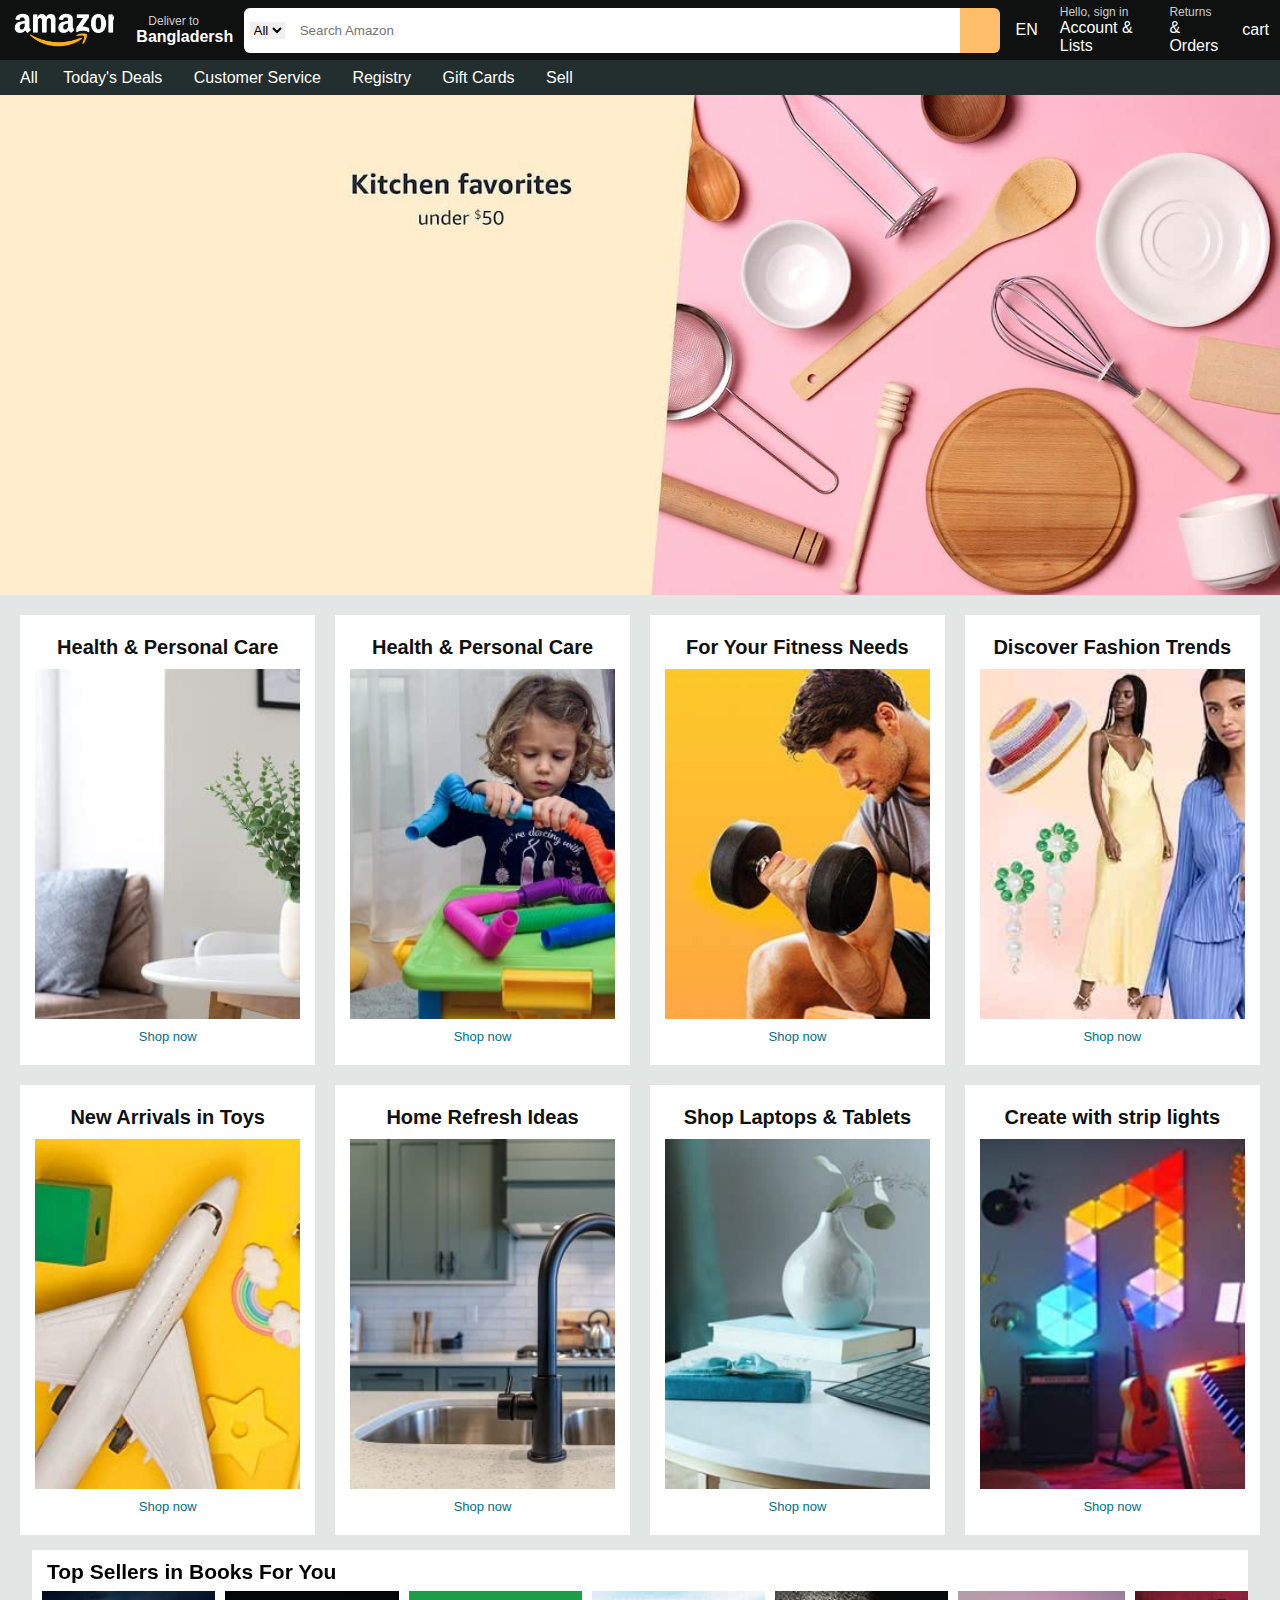
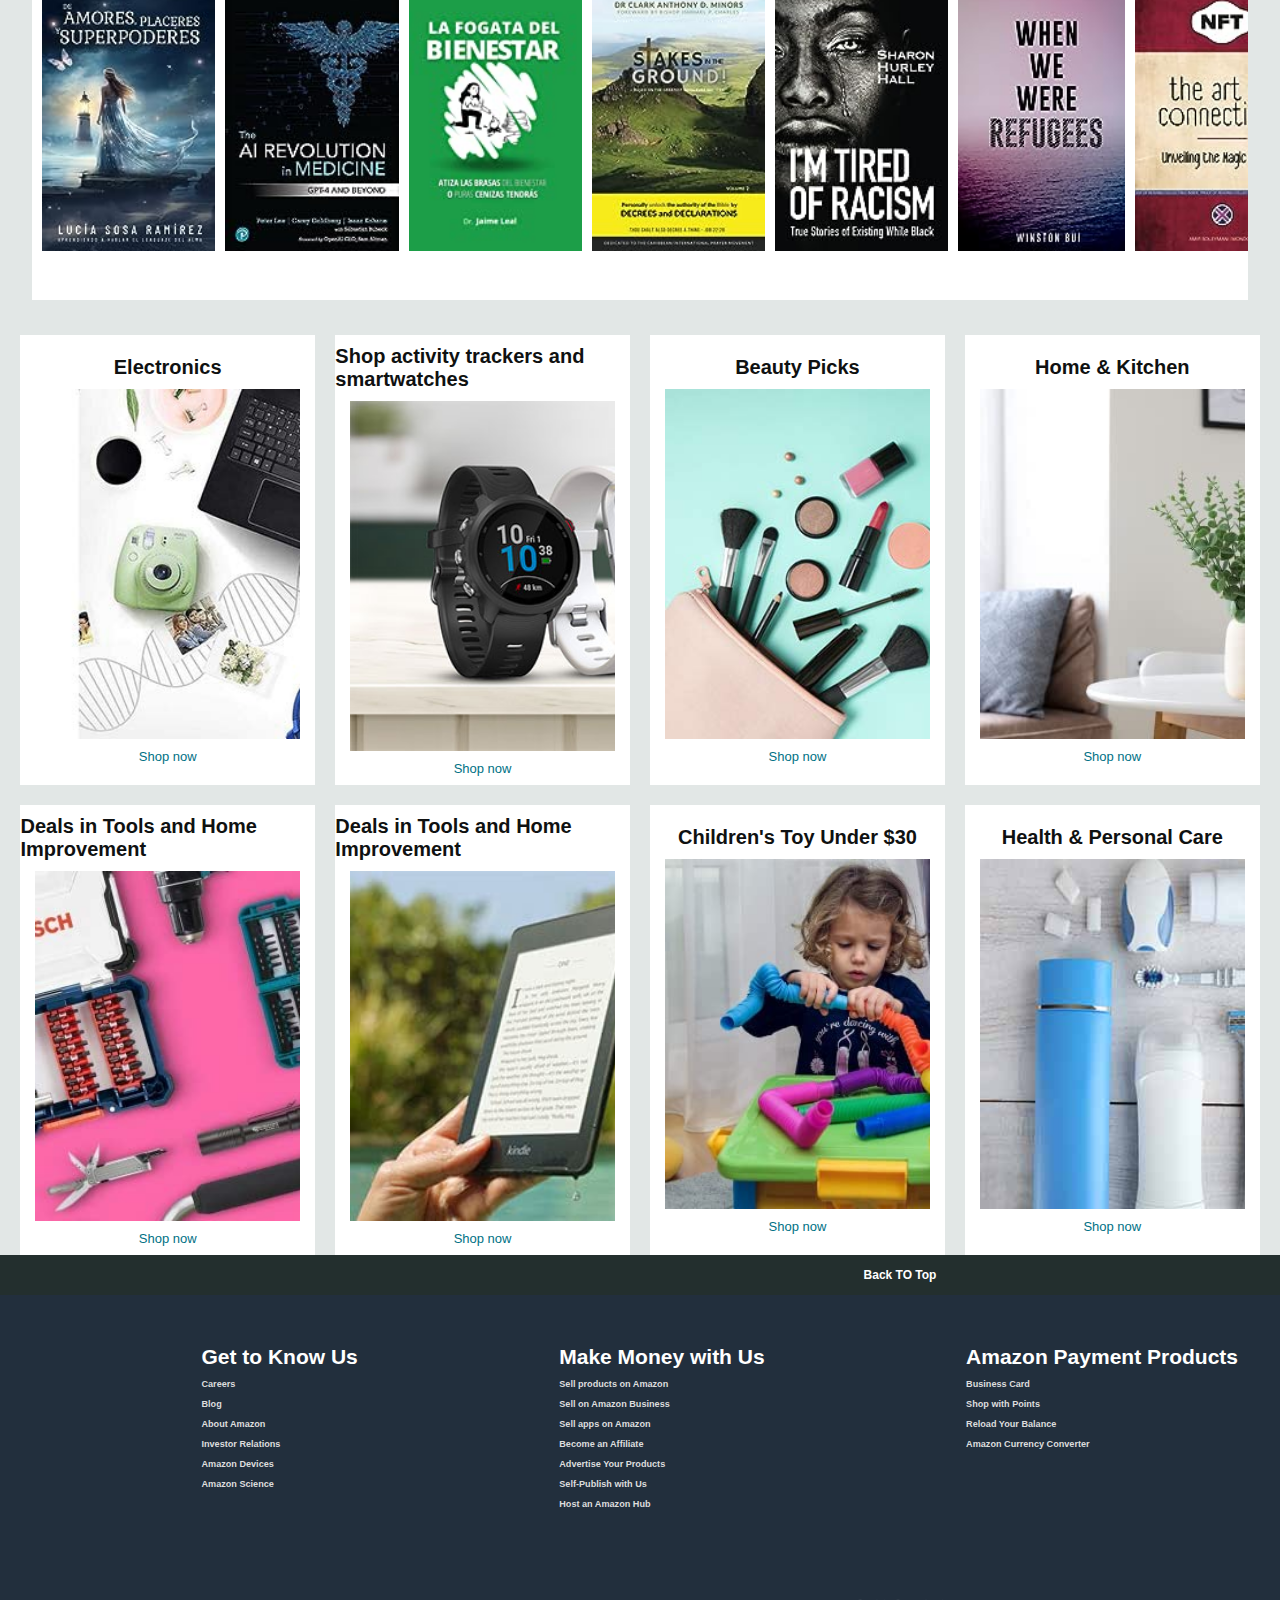
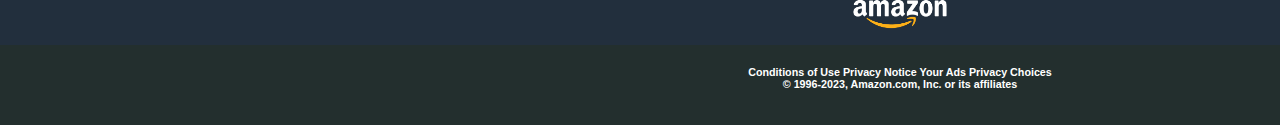
<file: amazon/index.html>
<!DOCTYPE html>
<html lang="en">
<head>
    <meta charset="UTF-8">
    <meta name="viewport" content="width=device-width, initial-scale=1.0">
    <title>amazin.com</title>
    <link rel="stylesheet" href="https://cdnjs.cloudflare.com/ajax/libs/font-awesome/6.4.2/css/all.min.css" integrity="sha512-z3gLpd7yknf1YoNbCzqRKc4qyor8gaKU1qmn+CShxbuBusANI9QpRohGBreCFkKxLhei6S9CQXFEbbKuqLg0DA==" crossorigin="anonymous" referrerpolicy="no-referrer" />
    <link rel="stylesheet" href="style.css">
</head>
<body>
    <header>
    <div class="navbar">
        <div class="navlogo border">
        <div class="logo"></div>
    </div>
    <div class="place border">
        <div class="place-first" style="font-size: 12px; color: #cccccc;">Deliver to</div>
        <div class="box-two">
        <div class="place-second"><i class="fa-solid fa-location-dot fa-flip"></i></div> 
        <div class="place-second-sec"><p style="font-weight: 600;">Bangladersh</p></div>
    </div>
</div>
    <div class="search ">
        <div class="all"><select style="border: none;"><option>All</option></select></div>
            <input type="text" placeholder="Search Amazon" class="search-bar">
        <div class="search-icon">
        <i class="fa-solid fa-magnifying-glass fa-beat"></i> </div>
    </div>
    <div class="language border" >
        <div class="country">
            <i class="fa-solid fa-flag-usa" style="color: #b81414;"></i> </div>
            <div class="country-two">EN</div>
    </div>
    <div class="box-five border">
        <div class="five-first" style="font-size: 12px; color: #cccccc;">
            Hello, sign in
        </div>
        <div class="five-second">Account & Lists</div>
    </div>
    <div class="box-six border">
        <div id="first" style="font-size: 12px; color: #cccccc;">
            Returns
        </div>
        <div id="second">& Orders</div>
    </div>
    <div class="box-seven border">
        <div class="cart-icon"><i class="fa-solid fa-cart-plus fa-fade fa-xl" style="color: #f7f7f7;"></i></div>
        <div class="icon-text">cart</div>
    </div>
    </div /**end-navbar**/> 
    <div class="navbar-midddle">
        <div class="navbar-secondline">
            <i class="fa-solid fa-bars" style="color: #ffffff; margin-left: 20px;"></i>
            All
            <p class="border">Today's Deals</p>
            <p class="border">Customer Service</p>
            <p class="border">Registry</p>
            <p class="border">Gift Cards</p>
            <p class="border">Sell</p>
        </div>

    </div>
  </header>
    <div class="background">
    </div>

    <div class="shop">
        <div class="box-1 store">
        <h5>Health & Personal Care</h5>
        <div class="img-store" style=" background-image: url(images/furniture.jpg)"></div>
        <p>Shop now</p>
        </div>
      <div class="box-1 store"> 
        <h5>Health & Personal Care</h5>
        <div class="img-store" style="background-image: url(images/child.jpg);"></div>
        <p>Shop now</p>
      </div>
      <div class="box-1 store">
        <h5>For Your Fitness Needs</h5>
        <div class="img-store"style="background-image: url(images/gym.jpg);"></div>
        <p>Shop now</p>
      </div>
      <div class="box-1 store">
        <h5>Discover Fashion Trends</h5>
        <div class="img-store" style="background-image: url(images/fashion.jpg);" ></div>
        <p>Shop now</p>
      </div>
      <div class="box-1 store">
        <h5>New Arrivals in Toys</h5>
        <div class="img-store" style="background-image: url(images/toys.jpg);"></div>
        <p>Shop now</p>
      </div>
      <div class="box-1 store">
        <h5>Home Refresh Ideas</h5>
        <div class="img-store" style="background-image: url(images/home.jpg);"></div>
        <p>Shop now</p>
      </div>
      <div class="box-1 store">
        <h5>Shop Laptops & Tablets</h5>
        <div class="img-store" style="background-image: url(images/laptop.jpg);"></div>
        <p>Shop now</p>
      </div>
      <div class="box-1 store">
        <h5>Create with strip lights</h5>
        <div class="img-store" style="background-image: url(images/piano.jpg);" ></div>
        <p>Shop now</p>
      </div>


        <div class="scroll-type">
          <div class="text-head">Top Sellers in Books For You</div>
          <div class="scroll-img">
            <img src="images/books-1.jpg">
            <img src="images/books-2.jpg">
            <img src="images/books-3.jpg">
            <img src="images/books-4.jpg">
            <img src="images/books-5.jpg">
            <img src="images/books-6.jpg">
            <img src="images/books-7.jpg">
            <img src="images/books-8.jpg">
            <img src="images/books-18.jpg">
            <img src="images/books-19.jpg">
            <img src="images/books-20.jpg">
            <img src="images/books-10.jpg">
            <img src="images/books-11.jpg">
            <img src="images/books-12.jpg">
            <img src="images/books-13.jpg">
            <img src="images/books-14.jpg">
            <img src="images/books-15.jpg">
            <img src="images/books-16.jpg">
            <img src="images/books-17.jpg">
            <img src="images/books-21.jpg">
          </div>
        </div>


      <div class="box-1 store">
        <h5>Electronics</h5>
        <div class="img-store" style="background-image: url(images/electronies.jpg);"></div>
        <p>Shop now</p>
      </div>
      <div class="box-1 store">
        <h5>Shop activity trackers and smartwatches</h5>
        <div class="img-store" style="background-image: url(images/watch.jpg);"></div>
        <p>Shop now</p>
      </div>
      <div class="box-1 store">
        <h5>Beauty Picks</h5>
        <div class="img-store" style="background-image: url(images/beauty-picks.jpg);" ></div>
        <p>Shop now</p>
      </div>
      <div class="box-1 store">
        <h5>Home & Kitchen</h5>
        <div class="img-store" style="background-image: url(images/home-kitchen.jpg);"></div>
        <p>Shop now</p>
      </div>
      <div class="box-1 store">
        <h5>Deals in Tools and Home Improvement</h5>
        <div class="img-store" style="background-image: url(images/tools.jpg);"></div>
        <p>Shop now</p>
      </div>
      <div class="box-1 store">
        <h5>Deals in Tools and Home Improvement</h5>
        <div class="img-store" style="background-image: url(images/e-books.jpg);"></div>
        <p>Shop now</p>
      </div>
      <div class="box-1 store">
        <h5>Children's Toy Under $30</h5>
        <div class="img-store" style="background-image: url(images/child.jpg);"></div>
        <p>Shop now</p> </div>
        <div class="box-1 store">
          <h5>Health & Personal Care</h5>
          <div class="img-store" style="background-image: url(images/health.jpg);"></div>
          <p>Shop now</p>
      </div>


      <footer>

          <div class="foot-first">
            <div id="foot-first-sec"> <h6>Back  TO  Top</h6> </div>
          </div>
          <div class="second-footer">
            <div class="meow">
              <h3>Get to Know Us</h3>
                <h6>Careers </h6>
                <h6>Blog</h6>
                <h6>About Amazon</h6>
                <h6>Investor Relations</h6>
                <h6>Amazon Devices</h6>
                <h6>Amazon Science</h6> 
     
              </div>
            <div class="meow">
              <h3>Make Money with Us</h3>
              <h6>Sell products on Amazon </h6>
              <h6>Sell on Amazon Business</h6>
              <h6>Sell apps on Amazon</h6>
              <h6>Become an Affiliate</h6>
              <h6>Advertise Your Products</h6>
              <h6>Self-Publish with Us</h6> 
              <h6>Host an Amazon Hub</h6>
            </div>
            <div class="meow">
              <h3>Amazon Payment Products</h3>
<h6> Business Card</h6>
<h6>Shop with Points</h6>
<h6>Reload Your Balance</h6>
<h6>Amazon Currency Converter</h6>
            </div>
            <div class="meow">              
              <h3>Let Us Help You</h3>
<h6>Amazon and COVID-19</h6>

<h6>Your Orders</h6>
              <h6>Returns & Replacements</h6>
              <h6>Manage Your Content and Devices</h6>
              <h6>Amazon Assistant</h6>
              <h6>Help</h6>
            </div>
          </div>

          <div class="fotter">
            <div class="logo-mama"></div>
        </div>
<div class="footer-last">
  <div class="fut-first">
    <h6>Conditions of Use  Privacy Notice  Your Ads Privacy Choices </h6>
  </div>
      <div class="fut-second">
         <h6>© 1996-2023, Amazon.com, Inc. or its affiliates </h6>
      </div>
</div>
      </footer>

</body>
</html>
</file>
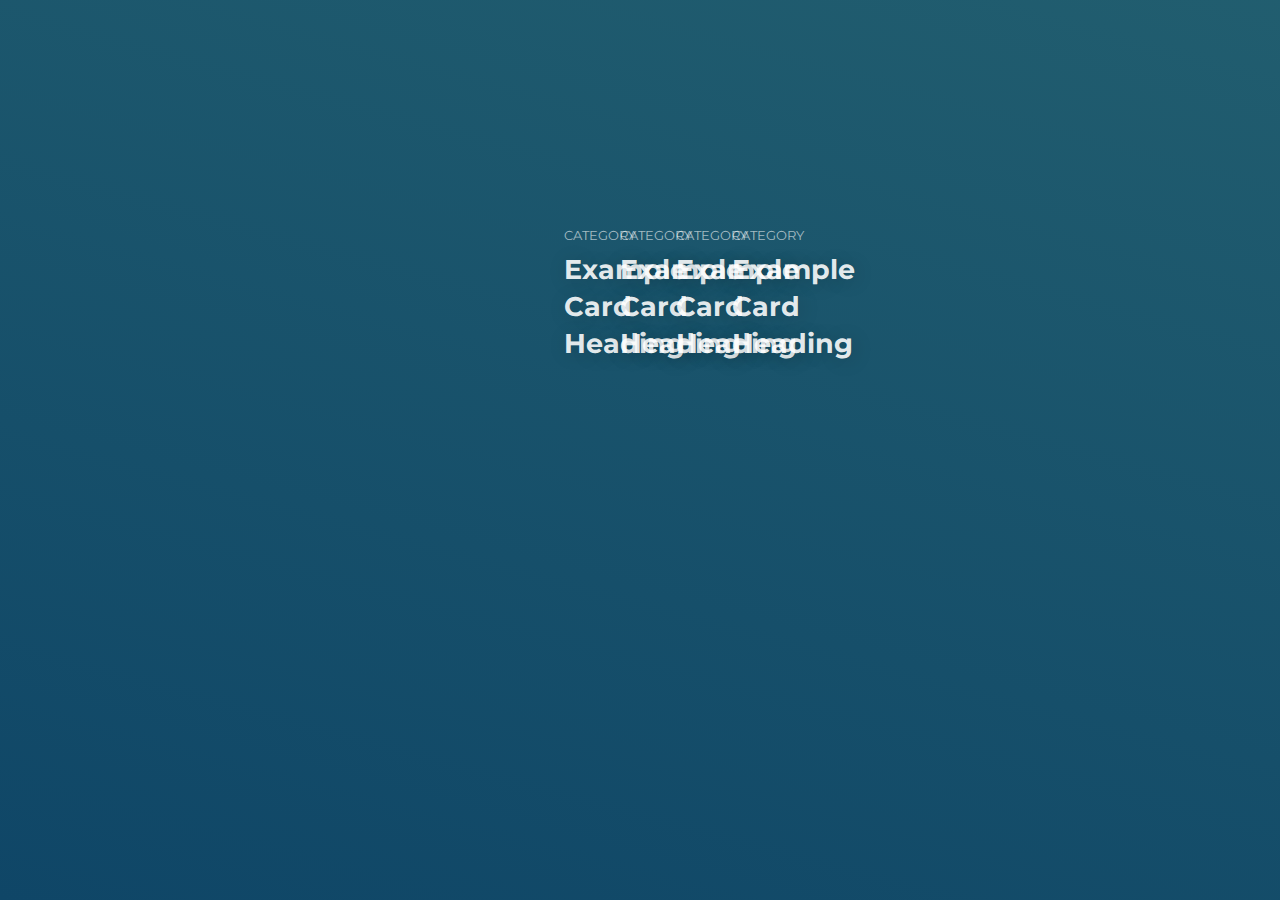
<file: Card filter/index.html>
<!DOCTYPE html>
<html lang="en">
<head>
    <meta charset="UTF-8">
    <meta name="viewport" content="width=device-width, initial-scale=1.0">
    <title>zexcode.com</title>
    <link rel="stylesheet" href="style.css">
</head>
<body>
    <link href="https://fonts.googleapis.com/css?family=Montserrat:400,700" rel="stylesheet">

<section class="hero-section">
  <div class="card-grid">
    <a class="card" href="#">
      <div class="card__background" style="background-image: url(https://images.unsplash.com/photo-1557177324-56c542165309?ixlib=rb-1.2.1&auto=format&fit=crop&w=1950&q=80)"></div>
      <div class="card__content">
        <p class="card__category">Category</p>
        <h3 class="card__heading">Example Card Heading</h3>
      </div>
    </a>
    <a class="card" href="#">
      <div class="card__background" style="background-image: url(https://images.unsplash.com/photo-1557187666-4fd70cf76254?ixlib=rb-1.2.1&ixid=eyJhcHBfaWQiOjEyMDd9&auto=format&fit=crop&w=800&q=60)"></div>
      <div class="card__content">
        <p class="card__category">Category</p>
        <h3 class="card__heading">Example Card Heading</h3>
      </div>
    </a>
    <a class="card" href="#">
      <div class="card__background" style="background-image: url(https://images.unsplash.com/photo-1556680262-9990363a3e6d?ixlib=rb-1.2.1&ixid=eyJhcHBfaWQiOjEyMDd9&auto=format&fit=crop&w=800&q=60)"></div>
      <div class="card__content">
        <p class="card__category">Category</p>
        <h3 class="card__heading">Example Card Heading</h3>
      </div>
    </li>
    <a class="card" href="#">
      <div class="card__background" style="background-image: url(https://images.unsplash.com/photo-1557004396-66e4174d7bf6?ixlib=rb-1.2.1&ixid=eyJhcHBfaWQiOjEyMDd9&auto=format&fit=crop&w=800&q=60)"></div>
      <div class="card__content">
        <p class="card__category">Category</p>
        <h3 class="card__heading">Example Card Heading</h3>
      </div>
    </a>
  <div>
</section>
</body>
</html>
</file>
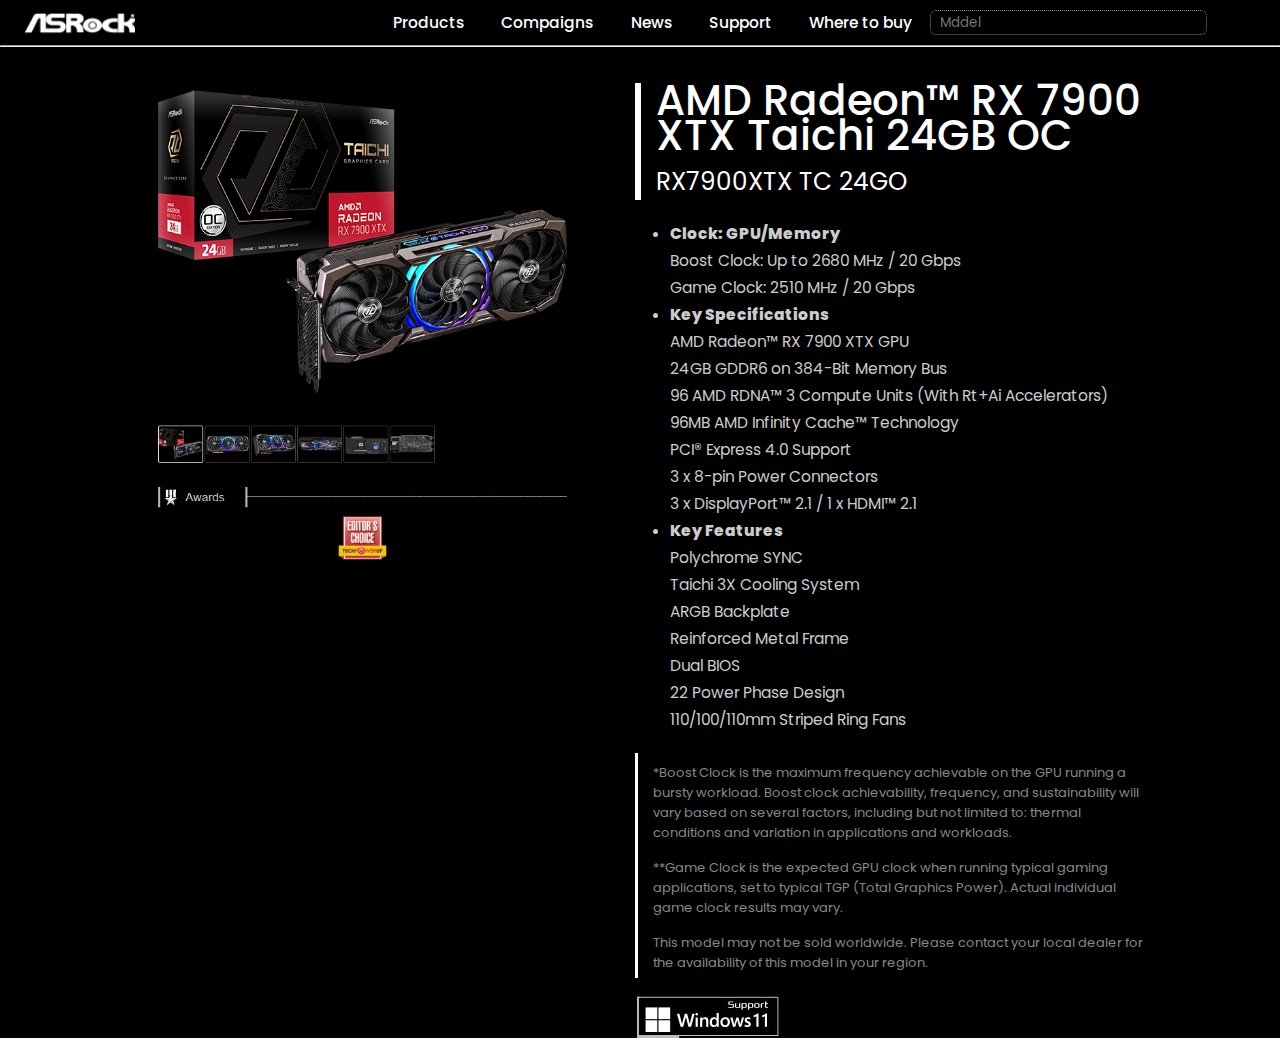
<file: Ge-AMD/index.html>
<!DOCTYPE html>
<html lang="en">
<head>
    <meta charset="UTF-8">
    <meta name="viewport" content="width=device-width, initial-scale=1.0">
    <title>https://www.asrock.com/Graphics-Card/AMD/Radeon</title>
    <link rel="stylesheet" href="style.css">
    <!-- FONT AWESOME CDN -->
<link rel="stylesheet" href="https://cdnjs.cloudflare.com/ajax/libs/font-awesome/6.4.2/css/all.min.css" integrity="sha512-z3gLpd7yknf1YoNbCzqRKc4qyor8gaKU1qmn+CShxbuBusANI9QpRohGBreCFkKxLhei6S9CQXFEbbKuqLg0DA==" crossorigin="anonymous" referrerpolicy="no-referrer" />

<!-- Goggle fonts -->
<link rel="preconnect" href="https://fonts.googleapis.com">
<link rel="preconnect" href="https://fonts.gstatic.com" crossorigin>
<link href="https://fonts.googleapis.com/css2?family=Anton&family=Kanit:wght@300;400;500;600;700;800;900&family=Open+Sans:wght@300;400;500;600;700;800&family=Permanent+Marker&family=Poppins:wght@300;400;500;600;700;800;900&display=swap" rel="stylesheet">

</head>
<body>
    <!-- navbar -->

    <div class="first-pera">
        <div class="img" style=" background-repeat: no-repeat;"></div>
            <ul class="nav">
                <li><a href="#">Products</a></li>
                <li><a href="#">Compaigns</a></li>
                <li><a href="#">News</a></li>
                <li><a href="#">Support</a></li>
                <li><a href="#">Where to buy</a></li>
                <input type="text" placeholder="Mddel" style=" height: 25px; "> 
                <i class="fa-solid fa-magnifying-glass" style="color: #ffffff; font-size: 22px;"></i>
                <i class="fa-solid fa-globe" style="color: #ffffff; "></i>
            </ul>
    </div>
    <hr>

    <!-- End NAvbar -->
        <!-- Hero PAGE -->
    <section class="hero"> 
        <div class="hero-img">
            <img src="potos/main.png" alt="">
        </div>
        <div class="hero-text">
            <div class="amd">
                <h1>AMD Radeon™ RX 7900 XTX Taichi 24GB OC</h1>
                <h4>RX7900XTX TC 24GO</h4>
            </div>

            <ul>
                <li>Clock: GPU/Memory</li>
                <p>Boost Clock: Up to 2680 MHz / 20 Gbps</p>
                <p>Game Clock: 2510 MHz / 20 Gbps</p>

                <li>Key Specifications</li>
                <p>AMD Radeon™ RX 7900 XTX GPU</p>
                <p>24GB GDDR6 on 384-Bit Memory Bus</p>
                <p>96 AMD RDNA™ 3 Compute Units (With Rt+Ai Accelerators)</p>
                <p>96MB AMD Infinity Cache™ Technology</p>          
                <p>PCI® Express 4.0 Support</p>
                <p>3 x 8-pin Power Connectors</p> 
                <p>3 x DisplayPort™ 2.1 / 1 x HDMI™ 2.1</p>

                <li>Key Features</li>
                <p>Polychrome SYNC</p>
                <p>Taichi 3X Cooling System</p>
                <p>ARGB Backplate</p>
                <p>Reinforced Metal Frame</p>
                <p>Dual BIOS</p>
                <p>22 Power Phase Design</p>
                <p>110/100/110mm Striped Ring Fans</p>
             </ul>
             <div class="amd-2">
                <p>*Boost Clock is the maximum frequency achievable on the GPU running a bursty workload. Boost clock achievability, frequency, and sustainability will vary based on several factors, including but not limited to: thermal conditions and variation in applications and workloads.
                </p>
                <p>**Game Clock is the expected GPU clock when running typical gaming applications, set to typical TGP (Total Graphics Power). Actual individual game clock results may vary.</p>
                <p>This model may not be sold worldwide. Please contact your local dealer for the availability of this model in your region.</p>
             </div>
             <div class="win11">

             </div>
        </div>
    </section>
</body>
</html>
</file>
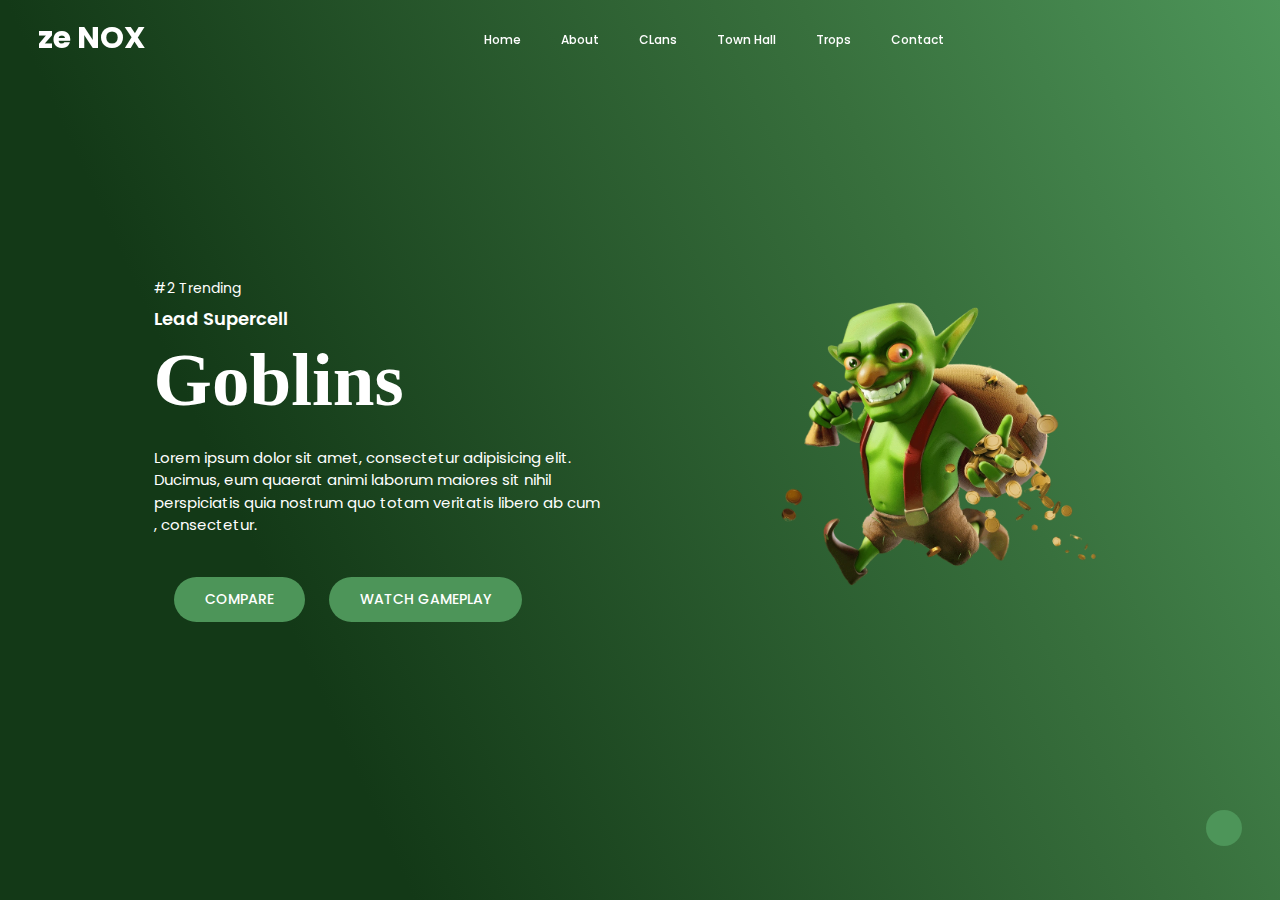
<file: Goblin-homepage/index.html>
<!DOCTYPE html>
<html lang="en">
  <head>
    <meta charset="UTF-8" />
    <meta name="viewport" content="width=device-width, initial-scale=1.0" />
    <title>zexcode.com</title>
    <link rel="stylesheet" href="style.css" />

    <link rel="preconnect" href="https://fonts.googleapis.com" />
    <link rel="preconnect" href="https://fonts.gstatic.com" crossorigin />
    <link
      href="https://fonts.googleapis.com/css2?family=Permanent+Marker&family=Poppins:wght@300;400;500;600;700;800;900&display=swap"
      rel="stylesheet"
    />

    <link
      rel="stylesheet"
      href="https://cdnjs.cloudflare.com/ajax/libs/font-awesome/6.4.2/css/all.min.css"
      integrity="sha512-z3gLpd7yknf1YoNbCzqRKc4qyor8gaKU1qmn+CShxbuBusANI9QpRohGBreCFkKxLhei6S9CQXFEbbKuqLg0DA=="
      crossorigin="anonymous"
      referrerpolicy="no-referrer"
    />
  </head>
  <body>
    <header>
      <a href="" class="logo">ze NOX</a>

      <ul class="navbar">
        <li><a href="#">Home</a></li>
        <li><a href="#">About</a></li>
        <li><a href="#">CLans</a></li>
        <li><a href="#">Town Hall</a></li>
        <li><a href="#">Trops</a></li>
        <li><a href="#">Contact</a></li>
      </ul>
      <div class="bx bx-menu" id="menu-icon">
        <i class="fa-solid fa-bars fa-fade" style="color: #ffffff"></i>
      </div>
    </header>
    <section class="hero">
      <div class="hero-text">
        <h5>#2 Trending</h5>
        <h4>Lead Supercell</h4>
        <h1>Goblins</h1>
        <p>
          Lorem ipsum dolor sit amet, consectetur adipisicing elit. Ducimus, eum
          quaerat animi laborum maiores sit nihil perspiciatis quia nostrum quo
          totam veritatis libero ab cum , consectetur.
        </p>
        <a href="#">Compare</a>
        <a href="#" class="cta"
          ><i class="fa-solid fa-play fa-xs"></i> Watch Gameplay</a
        >
      </div>

      <div class="image">
        <img src="images/Clash-goblin-png-13.webp" width="200px" alt="" />
      </div>
    </section>

    <section>
      <div class="icons">
        <a href="#"><i class="fa-brands fa-instagram fa-xs"></i></a>
        <a href="#"><i class="fa-brands fa-youtube fa-xs"></i></a>
        <a href="#"><i class="fa-brands fa-dribbble fa-xs"></i></a>
      </div>
      <div class="scroll">
        <a href="#"><i class="fa-solid fa-arrow-down fa-lg"></i></a>
      </div>
    </section>
  </body>
</html>
</file>
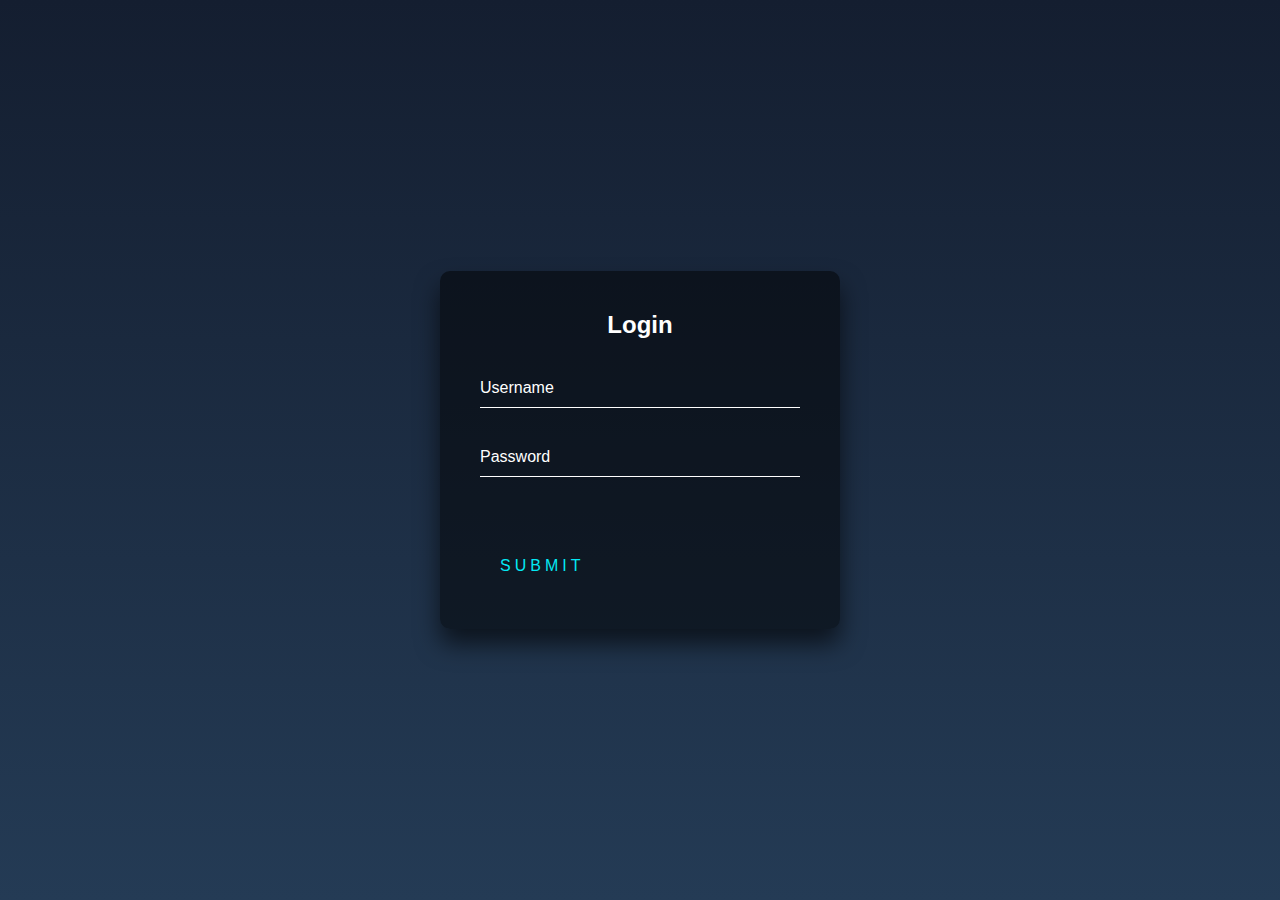
<file: login-page/index.html>
<!DOCTYPE html>
<html lang="en">
<head>
    <meta charset="UTF-8">
    <meta name="viewport" content="width=device-width, initial-scale=1.0">
    <title>login.com</title>
    <link rel="stylesheet" href="style.css">
</head>
<body>
    
    <div class="login-box">
        <h2>Login</h2>
        <form>
          <div class="user-box">
            <input type="text" name="" required="">
            <label>Username</label>
          </div>
          <div class="user-box">
            <input type="password" name="" required="">
            <label>Password</label>
          </div>
          <a href="#">
            <span></span>
            <span></span>
            <span></span>
            <span></span>
            Submit
          </a>
        </form>
      </div>



</body>
</html>
</file>
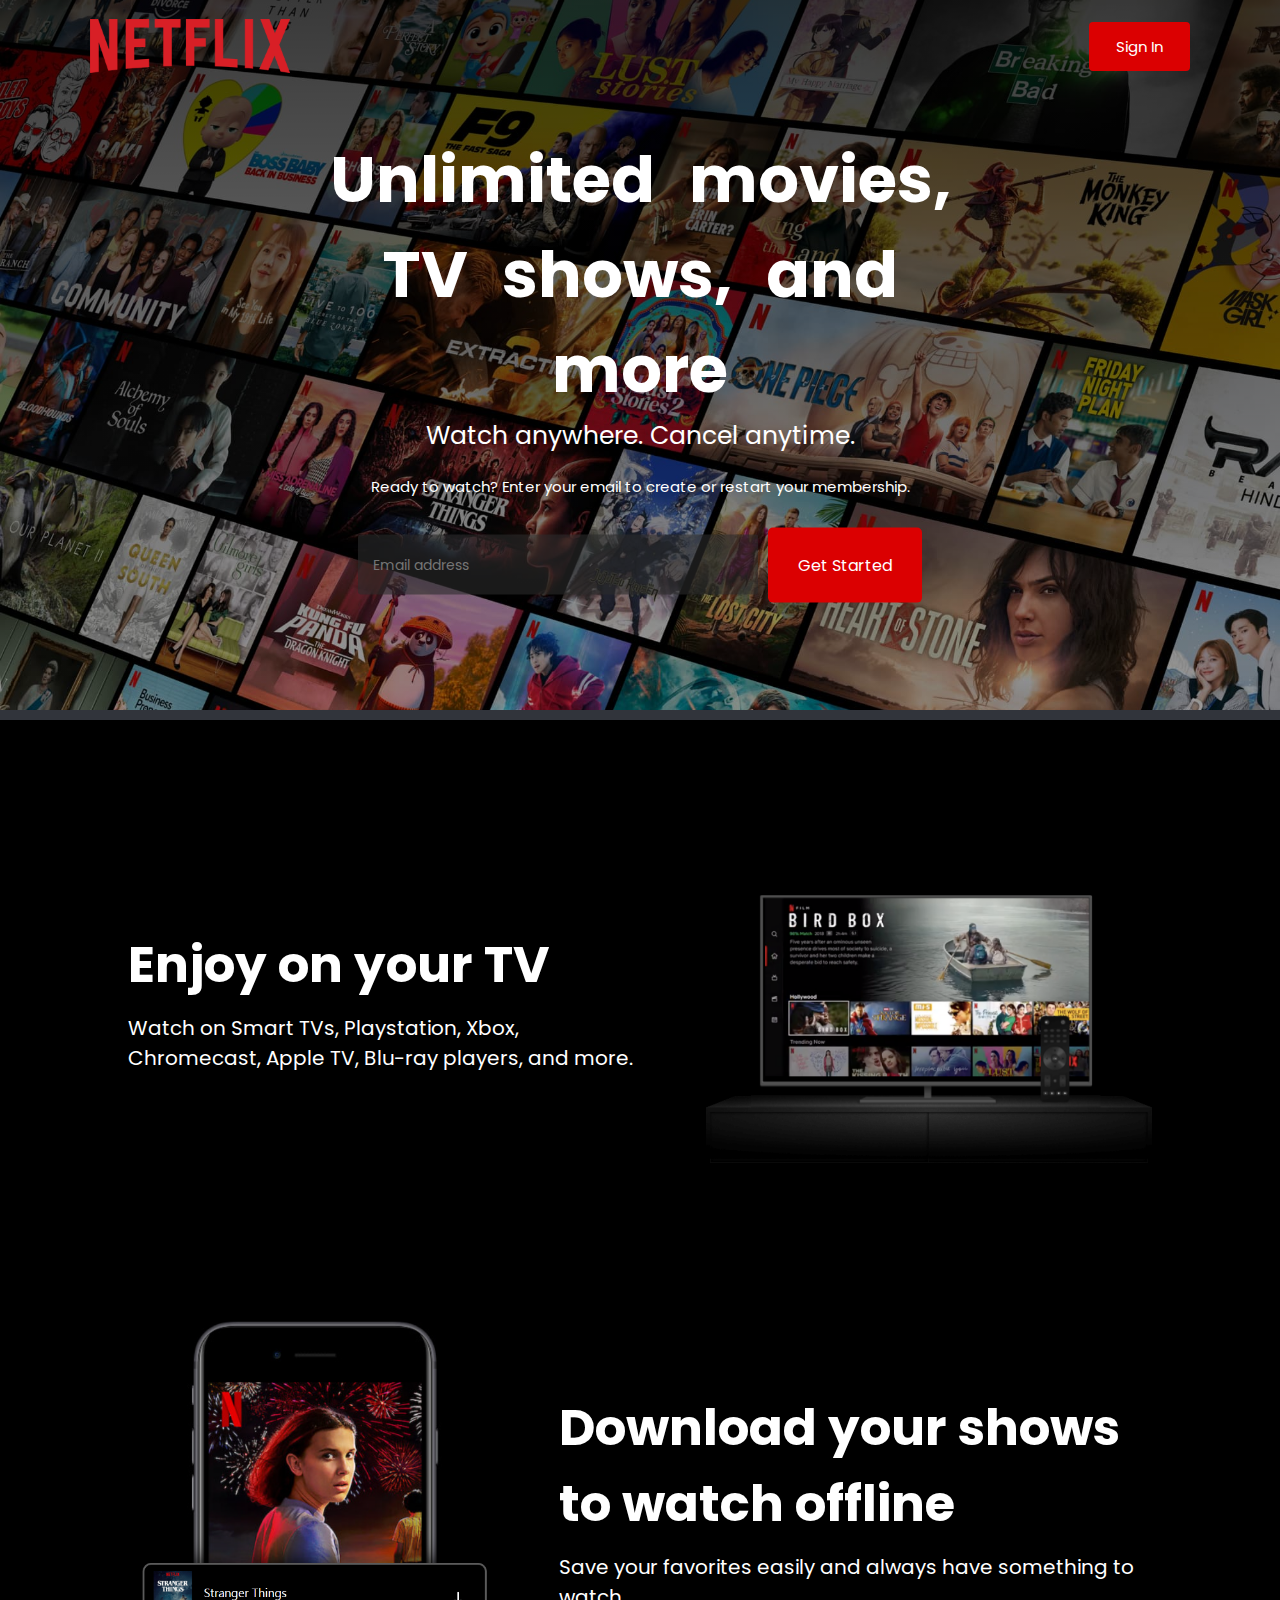
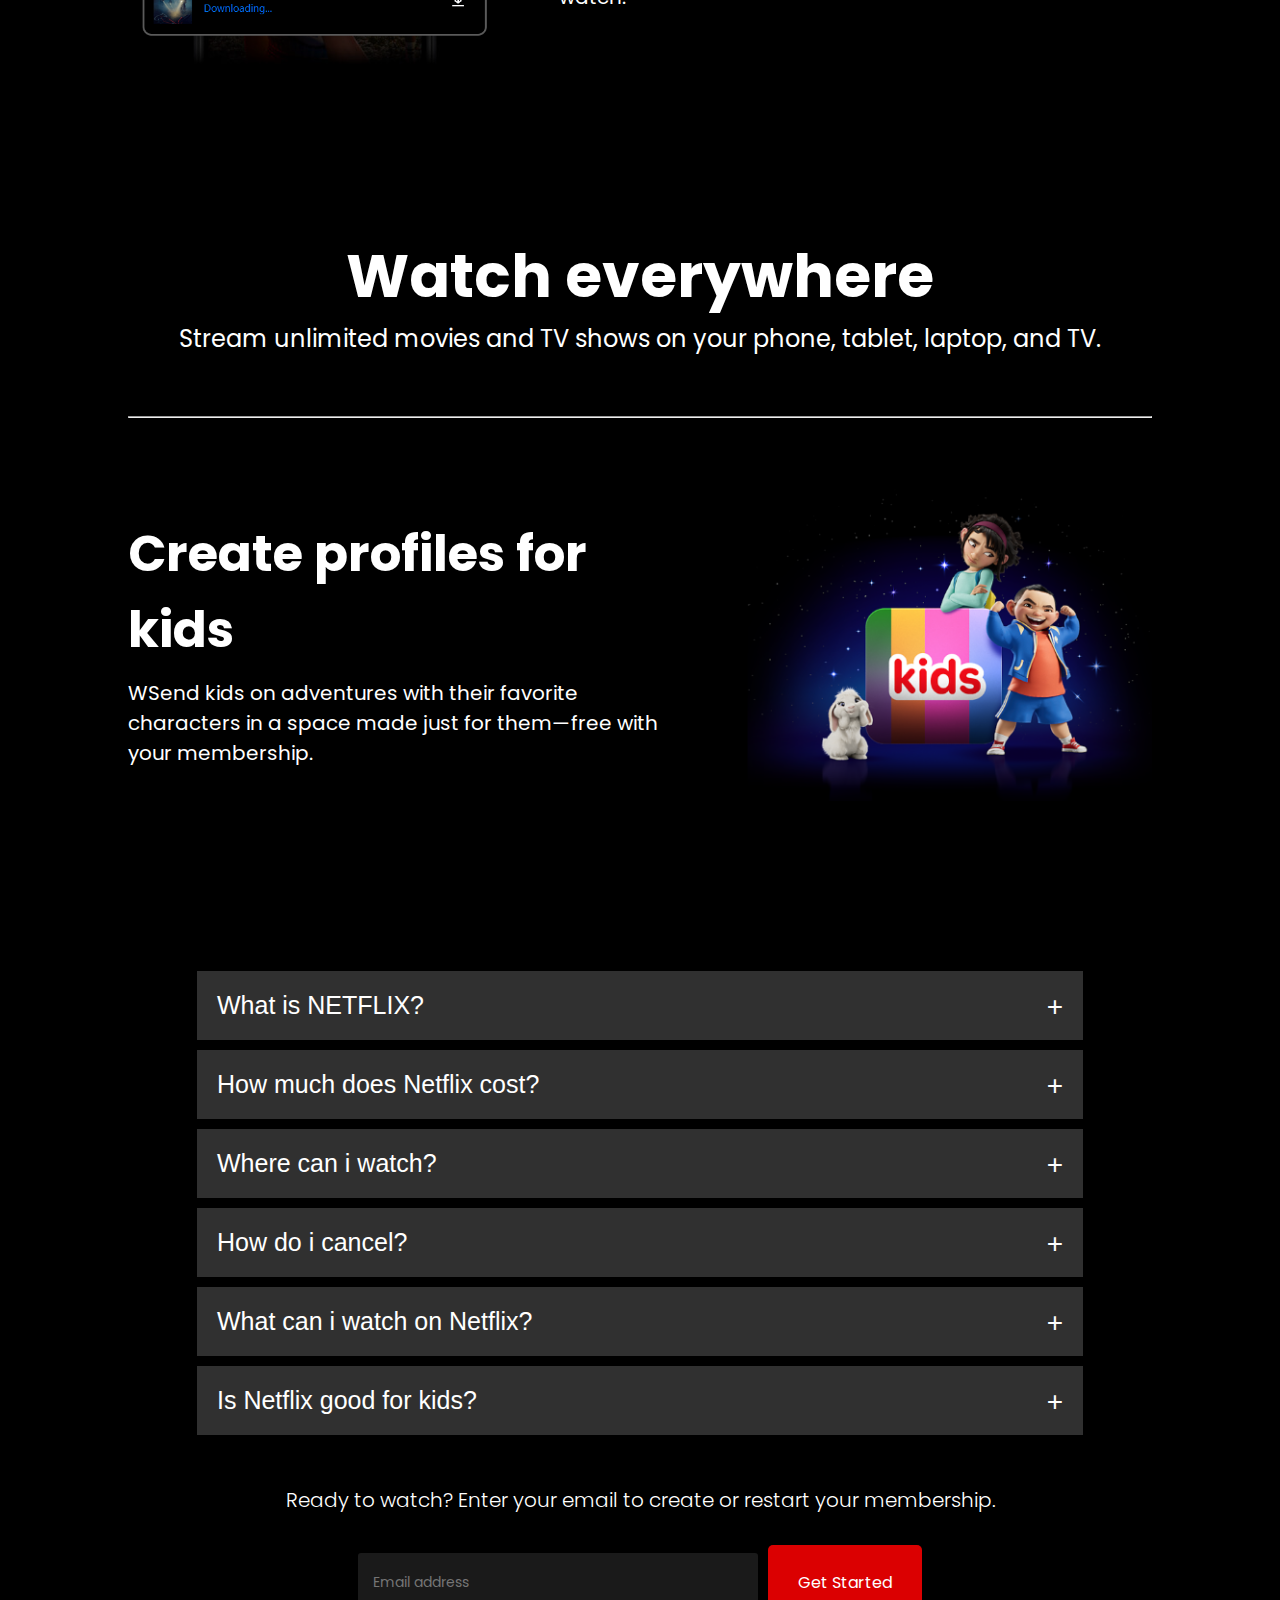
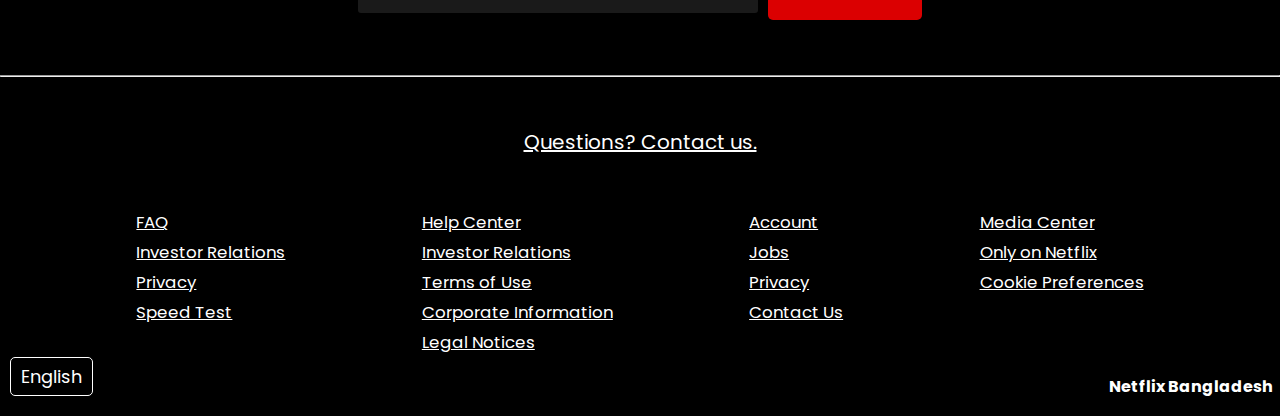
<file: NETFLIX/index.html>
<!DOCTYPE html>
<html lang="en">
  <head>
    <meta charset="UTF-8" />
    <meta name="viewport" content="width=device-width, initial-scale=1.0" />

    <!-- head- favicon-link -->
    <!-- <link rel="icon" href="/images/favicon.ico"> -->

    <!-- HEAD-Css-link -->
    <link rel="stylesheet" href="style.css" />

    <!-- HEAD-Font-awesome-link -->
    <link
      rel="stylesheet"
      href="https://cdnjs.cloudflare.com/ajax/libs/font-awesome/6.4.2/css/all.min.css"
      integrity="sha512-z3gLpd7yknf1YoNbCzqRKc4qyor8gaKU1qmn+CShxbuBusANI9QpRohGBreCFkKxLhei6S9CQXFEbbKuqLg0DA=="
      crossorigin="anonymous"
      referrerpolicy="no-referrer"
    />
    <title>
      Netflix Bangladesh - Watch TV Shows Online, Watch Movies Online
    </title>
  </head>

  <body>
    <!--? Header   -->

    <div class="header">
      <nav>
        <img src="images/logo.png" alt="netflix" class="netflix-logo" />
        <button id="signin">Sign In</button>
      </nav>
      <div class="header-content">
        <h1>Unlimited movies, TV shows, and more</h1>
        <h4>Watch anywhere. Cancel anytime.</h4>
        <p>
          Ready to watch? Enter your email to create or restart your membership.
        </p>
        <div class="signup">
          <input
            type="email"
            placeholder="Email address"
            class="email-box"
            required
          />
          <button type="submit">
            Get Started
            <i class="fa-solid fa-arrow-right" style="color: #ffffff"></i>
          </button>
        </div>
      </div>
    </div>

    <!-- ? FEATURES -->
    <div class="features">
      <div class="row">
        <div class="feature-content">
          <h2>Enjoy on your TV</h2>
          <p>
            Watch on Smart TVs, Playstation, Xbox, Chromecast, Apple TV, Blu-ray
            players, and more.
          </p>
        </div>
        <div class="feautre-img">
          <img src="images/feature-1.png" alt="tv" />
        </div>
      </div>

      <div class="row">
        <div class="feautre-img">
          <img src="images/feature-02.png" width="550px" alt="tv" />
        </div>
        <div class="feature-content">
          <h2>Download your shows to watch offline</h2>
          <p>Save your favorites easily and always have something to watch.</p>
        </div>
      </div>
      <div class="text" style="padding: 60px 0">
        <h1 style="font-size: 6rem">Watch everywhere</h1>
        <p style="font-size: 2.4rem">
          Stream unlimited movies and TV shows on your phone, tablet, laptop,
          and TV.
        </p>
      </div>
      <hr />
      <div class="row">
        <div class="feature-content">
          <h2>Create profiles for kids</h2>
          <p>
            WSend kids on adventures with their favorite characters in a space
            made just for them—free with your membership.
          </p>
        </div>
        <div class="feautre-img">
          <img src="images/feature-03.png" alt="tv" />
        </div>
      </div>
    </div>

    <!-- ? FAQ -->

    <div class="faq">
      <ul class="list">
        <li>
          <input type="radio" name="faqu" id="1st" />
          <label for="1st">What is NETFLIX? </label>
          <div class="faq-content">
            <p>
              Netflix is a streaming service that offers a wide variety of
              award-winning TV shows, movies, anime, documentaries, and more on
              thousands of internet-connected devices. <br />
              You can watch as much as you want, whenever you want without a
              single commercial all for one low monthly price. There's always
              something new to discover and new TV shows and movies are added
              every week!
            </p>
          </div>
        </li>
        <li>
          <input type="radio" name="faqu" id="2nd" />
          <label for="2nd">How much does Netflix cost?</label>
          <div class="faq-content">
            <p>
              Watch Netflix on your smartphone, tablet, Smart TV, laptop, or
              streaming device, all for one fixed monthly fee. Plans range from
              USD2.99 to USD9.99 a month. No extra costs, no contracts.
            </p>
          </div>
        </li>
        <li>
          <input type="radio" name="faqu" id="3rd" />
          <label for="3rd">Where can i watch? </label>
          <div class="faq-content">
            <p>
              Watch anywhere, anytime. Sign in with your Netflix account to
              watch instantly on the web at netflix.com from your personal
              computer or on any internet-connected device that offers the
              Netflix app, including smart TVs, smartphones, tablets, streaming
              media players and game consoles. <br />
              <br />

              You can also download your favorite shows with the iOS, Android,
              or Windows 10 app. Use downloads to watch while you're on the go
              and without an internet connection. Take Netflix with you
              anywhere.
            </p>
          </div>
        </li>
        <li>
          <input type="radio" name="faqu" id="4th" />
          <label for="4th">How do i cancel? </label>
          <div class="faq-content">
            <p>
              Netflix is flexible. There are no pesky contracts and no
              commitments. You can easily cancel your account online in two
              clicks. There are no cancellation fees – start or stop your
              account anytime.
            </p>
          </div>
        </li>
        <li>
          <input type="radio" name="faqu" id="5th" />
          <label for="5th">What can i watch on Netflix? </label>
          <div class="faq-content">
            <p>
              Netflix has an extensive library of feature films, documentaries,
              TV shows, anime, award-winning Netflix originals, and more. Watch
              as much as you want, anytime you want.
            </p>
          </div>
        </li>
        <li>
          <input type="radio" name="faqu" id="6th" />
          <label for="6th">Is Netflix good for kids?</label>
          <div class="faq-content">
            <p>
              The Netflix Kids experience is included in your membership to give
              parents control while kids enjoy family-friendly TV shows and
              movies in their own space. <br />
              <br />
              Kids profiles come with PIN-protected parental controls that let
              you restrict the maturity rating of content kids can watch and
              block specific titles you don’t want kids to see.
            </p>
          </div>
          <div class="lulluu">
            <h5
              style="
                text-align: center;
                font-size: 2rem;
                font-weight: 300;
                margin-top: 50px;
              "
            >
              Ready to watch? Enter your email to create or restart your
              membership.
            </h5>
          </div>
          <div class="signup">
            <input
              type="email"
              placeholder="Email address"
              class="email-box"
              required
            />
            <button type="submit">
              Get Started
              <i class="fa-solid fa-arrow-right" style="color: #ffffff"></i>
            </button>
          </div>
        </li>
      </ul>
    </div>
    <hr />
    <!-- ? F O O T  E R -->


    <h2 style="text-align: center; margin: 50px auto; text-decoration: underline; font-weight: 400; font-size: 2rem;">Questions? Contact us.</h2>
    <div class="fotter">
      <ul>
        <li>FAQ</li>
        <li>Investor Relations</li>
        <li>Privacy</li>
        <li>Speed Test</li>
      </ul>
      <ul>
        <li>Help Center</li>
        <li>Investor Relations</li>
        <li>Terms of Use</li>
        <li>Corporate Information</li>
        <li>Legal Notices</li>
      </ul>
      <ul>
        <li>Account</li>
        <li>Jobs</li>
        <li>Privacy</li>
        <li>Contact Us</li>
      </ul>
      <ul>
        <li>Media Center</li>
        <li>Only on Netflix</li>
        <li>Cookie Preferences</li>
      </ul>
    </div>
    <div class="futt">
        <div id="lung"><button class="lang"><i class="fa-solid fa-globe" style="color: #ffffff;"></i> English <i class="fa-solid fa-sort-down" style="color: #ffffff;"></i></button></div>
        <div id="tiq"><h4>Netflix Bangladesh</h4></div>
    
    
</div>
  </body>
</html>
</file>
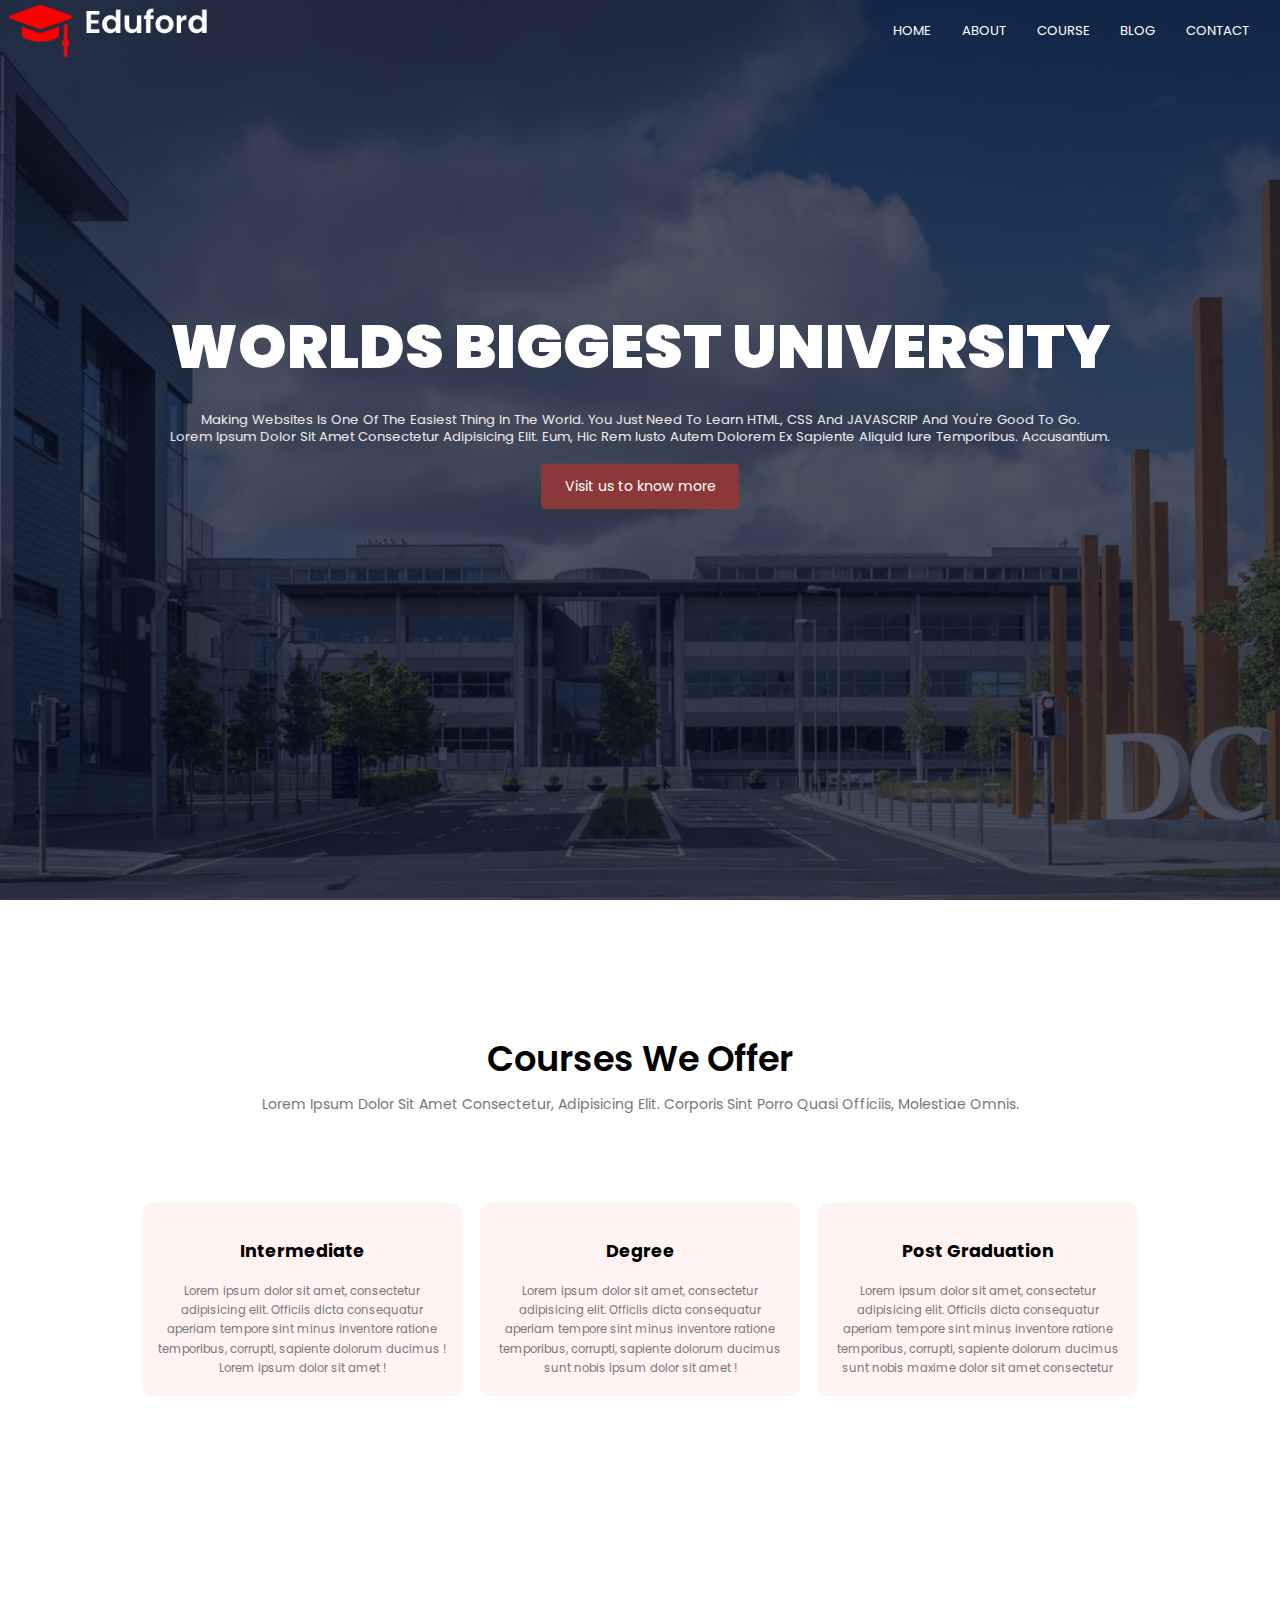
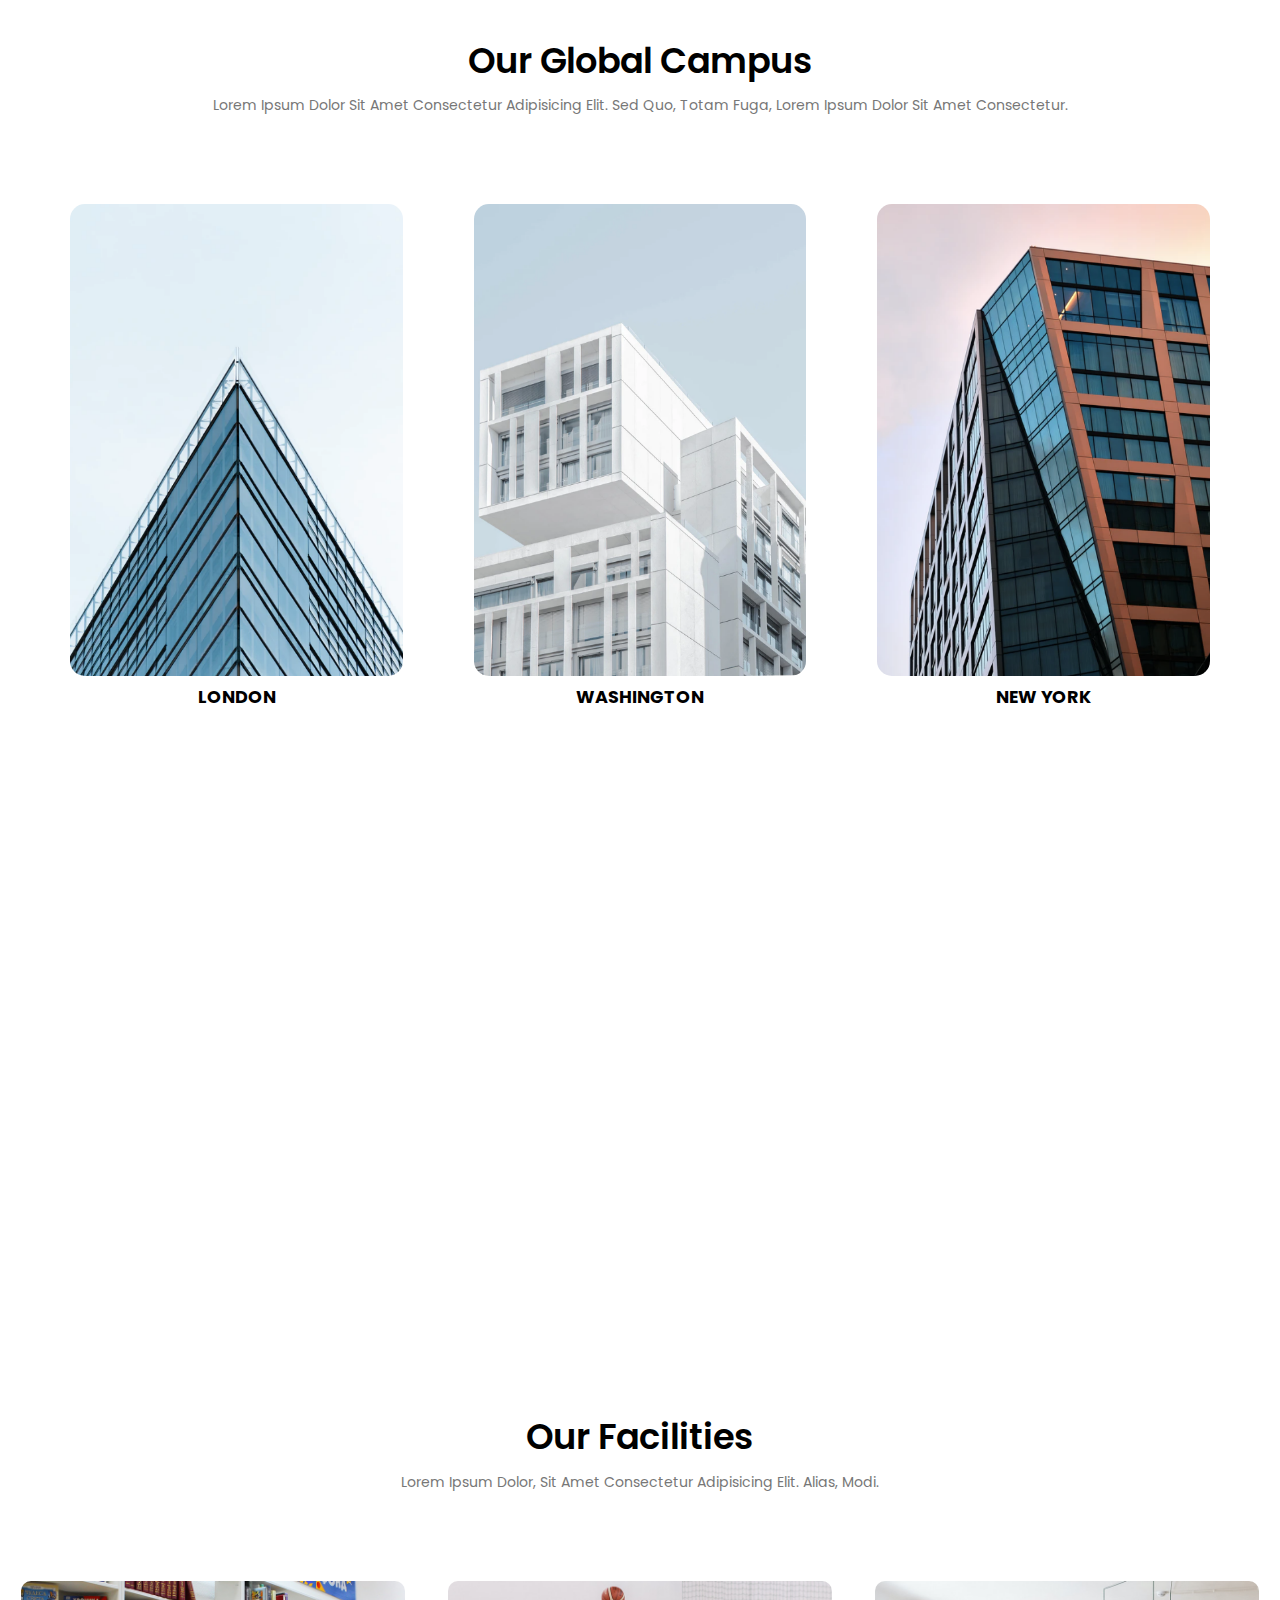
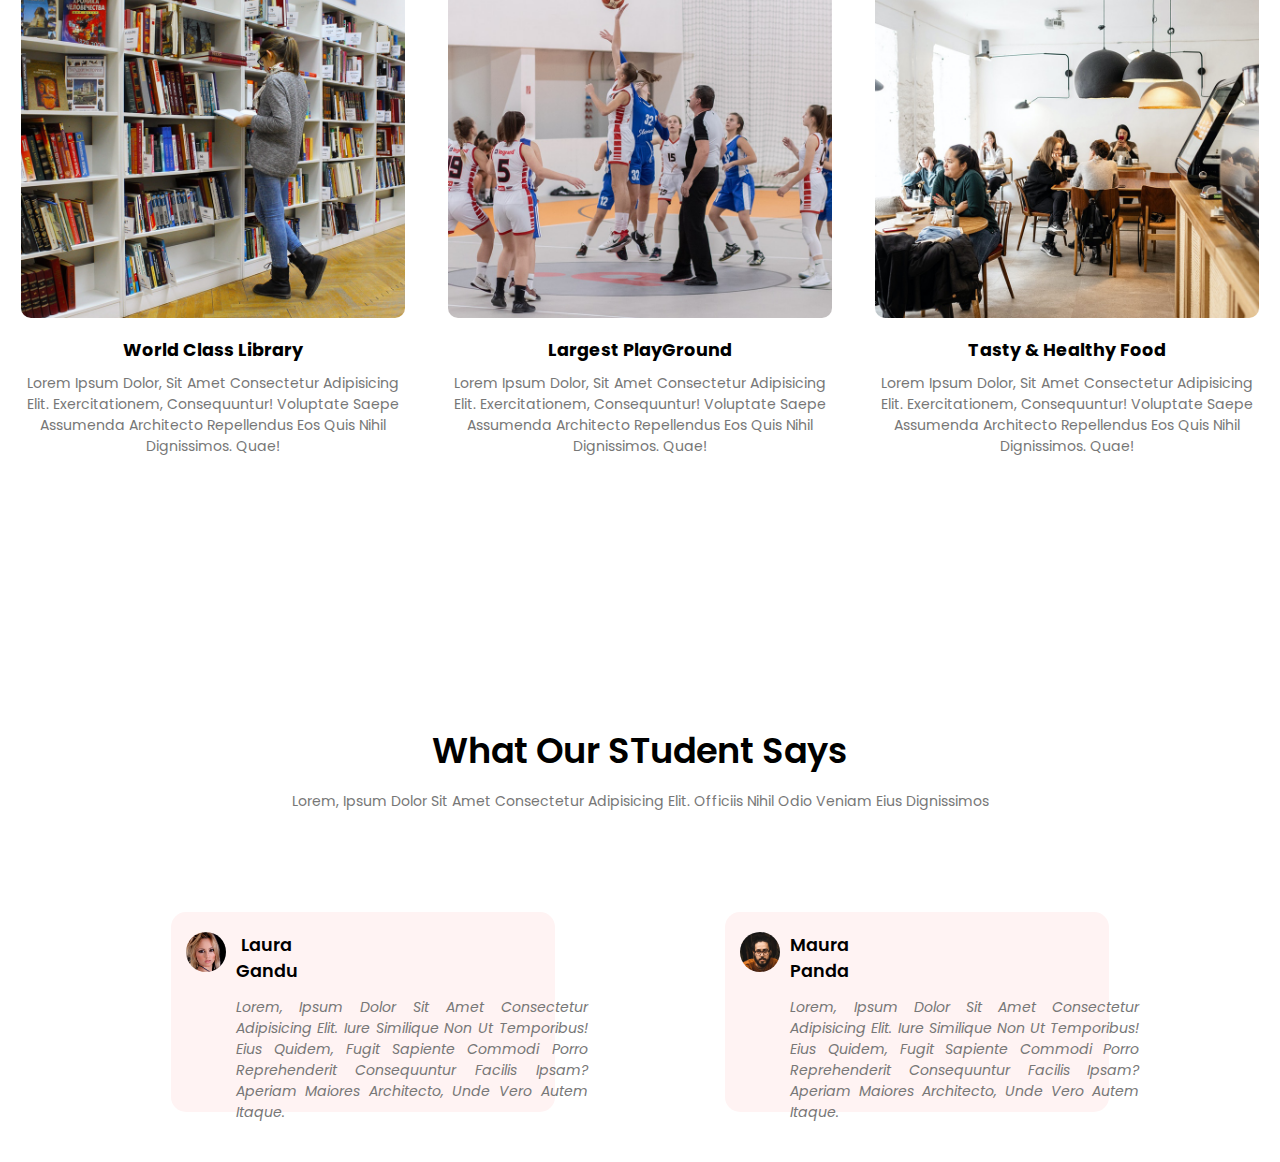
<file: New folder/index.html>
<!DOCTYPE html>
<html lang="en">
<head>
    <meta charset="UTF-8">
    <meta name="viewport" content="width=device-width, initial-scale=1.0">
    <title>ohio.io</title>
                <!-- font awesome library -->
    <link rel="stylesheet" href="https://cdnjs.cloudflare.com/ajax/libs/font-awesome/6.4.2/css/all.min.css" integrity="sha512-z3gLpd7yknf1YoNbCzqRKc4qyor8gaKU1qmn+CShxbuBusANI9QpRohGBreCFkKxLhei6S9CQXFEbbKuqLg0DA==" crossorigin="anonymous" referrerpolicy="no-referrer" />

                        <!-- GOOGLE FONTS -->
    <link rel="preconnect" href="https://fonts.googleapis.com">
    <link rel="preconnect" href="https://fonts.gstatic.com" crossorigin>
    <link href="https://fonts.googleapis.com/css2?family=Anton&family=Open+Sans:wght@300;400;500;600;700;800&family=Permanent+Marker&family=Poppins:wght@300;400;500;600   700;800;900&display=swap" rel="stylesheet">                   

    <!-- <link rel="stylesheet" href="https://cdn.jsdelivr.net/npm/@fortawesome/fontawesome-free@6.2.1/css/fontawesome.min.css"> -->
    
    <!-- CSS FILE -->
    <link rel="stylesheet" href="style.css">

</head>
<body>
    <header>
        <div class="first">
        <div class="image"> <img src="images/logo.png"  height="auto" width="200rem"> </div>
        <div class="navbar">
            <ul class="nav-links">
                <li><a href="#">HOME</a></li>
                <li><a href="#">ABOUT</a></li>
                <li><a href="#">COURSE</a></li>
                <li><a href="#">BLOG</a></li>
                <li><a href="#">CONTACT</a></li> 
            </ul>
        </div>
    </div>

    <div class="home-text">
        <h1>worlds biggest university</h1>
        <p>making websites is one of the easiest thing in the world. You just need to learn HTML, CSS and JAVASCRIP and you're good to go. <br>Lorem ipsum dolor sit amet consectetur adipisicing elit. Eum, hic rem iusto autem dolorem ex sapiente aliquid iure temporibus. Accusantium.</p>
        <button><a href="#">Visit us to know more</a></button>

    </div>
    </header>

    <!-- FIRST SECTION  -->

    <section>
        <div class="second-txt">
            <h1>Courses we offer</h1>
        <p>Lorem ipsum dolor sit amet consectetur, adipisicing elit. Corporis sint porro quasi officiis, molestiae omnis.</p>
        </div>
        
        <div class="second">
            <div class="row">
                <h2>Intermediate</h2>
                <p>Lorem ipsum dolor sit amet, consectetur adipisicing elit. Officiis dicta consequatur aperiam tempore sint minus inventore ratione temporibus, corrupti, sapiente dolorum ducimus ! Lorem ipsum dolor sit amet !</p>
            </div>
            <div class="row">
                <h2>Degree</h2>
                <p>Lorem ipsum dolor sit amet, consectetur adipisicing elit. Officiis dicta consequatur aperiam tempore sint minus inventore ratione temporibus, corrupti, sapiente dolorum ducimus sunt nobis  ipsum dolor sit amet !</p>
            </div>            
            <div class="row">
                <h2>Post Graduation</h2>
                <p>Lorem ipsum dolor sit amet, consectetur adipisicing elit. Officiis dicta consequatur aperiam tempore sint minus inventore ratione temporibus, corrupti, sapiente dolorum ducimus sunt nobis maxime  dolor sit amet consectetur </p>
            </div>
        </div>
    </section>
    <div class="img-txt">
        <h1>Our Global Campus</h1>
            <p>Lorem ipsum dolor sit amet consectetur adipisicing elit. Sed quo, totam fuga, Lorem ipsum dolor sit amet consectetur.</p>
    </div>
            <div class="main-img">
            <div class="images">
                <div class="pic"> <img src="images/london.png" alt=""></div>
                <h3>London</h3>
            </div>
            <div class="images">
                <div class="pic"> <img src="images/washington.png" alt=""></div>
                <h3>Washington</h3>
            </div>
            <div class="images">
                <div class="pic"> <img src="images/newyork.png" alt=""></div>
                <h3>New York</h3>
            </div>
        </div>
    <section class="man">
        <h1>Our Facilities</h1>
        <p>Lorem ipsum dolor, sit amet consectetur adipisicing elit. Alias, modi.</p>
        <div class="fac-main">
        <div class="facility">
            <img src="images/library.png" alt="">
            <h2>World Class Library</h2>
            <p>Lorem ipsum dolor, sit amet consectetur adipisicing elit. Exercitationem, consequuntur! Voluptate saepe assumenda architecto repellendus eos quis nihil dignissimos. Quae!</p>
        </div>
        <div class="facility">
            <img src="images/basketball.png" alt="">
            <h2>Largest PlayGround</h2>
            <p>Lorem ipsum dolor, sit amet consectetur adipisicing elit. Exercitationem, consequuntur! Voluptate saepe assumenda architecto repellendus eos quis nihil dignissimos. Quae!</p>
        </div>
        <div class="facility">
            <img src="images/cafeteria.png" alt="">
            <h2>Tasty & Healthy Food</h2>
            <p>Lorem ipsum dolor, sit amet consectetur adipisicing elit. Exercitationem, consequuntur! Voluptate saepe assumenda architecto repellendus eos quis nihil dignissimos. Quae!</p>
        </div>
    </div>
    </section>

    <section class="testimony">
        <h1>What Our STudent Says</h1>
        <p>Lorem, ipsum dolor sit amet consectetur adipisicing elit. Officiis nihil odio veniam eius dignissimos </p>
        <div class="mama">
        <div class="mamam">
            <div class="pic">    <img src="images/user1.jpg" alt=""></div>

            
            <div class="text">
                <h3>Laura Gandu</h3>
                <p>Lorem, ipsum dolor sit amet consectetur adipisicing elit. Iure similique non ut temporibus! Eius quidem, fugit sapiente commodi porro reprehenderit consequuntur facilis ipsam? Aperiam maiores architecto, unde vero autem itaque.</p>
                <i class="fa-solid fa-star"></i>
                <i class="fa-solid fa-star"></i>
                <i class="fa-solid fa-star"></i>
                <i class="fa-solid fa-star"></i>
                <i class="fa-regular fa-star"></i>
            </div>
        </div>
            <div class="mamam">
                <div class="pic">    <img src="images/user2.jpg" alt=""></div>
                
            <div class="text">
                <h3>Maura Panda</h3>
                <p>Lorem, ipsum dolor sit amet consectetur adipisicing elit. Iure similique non ut temporibus! Eius quidem, fugit sapiente commodi porro reprehenderit consequuntur facilis ipsam? Aperiam maiores architecto, unde vero autem itaque.</p>

                <i class="fa-solid fa-star"></i>
                <i class="fa-solid fa-star"></i>
                <i class="fa-solid fa-star"></i>
                <i class="fa-solid fa-star"></i>
                <i class="fa-solid fa-star-half-stroke"></i>
            </div>
        </div>

    </div>
    </section>

</body>
</html>
</file>
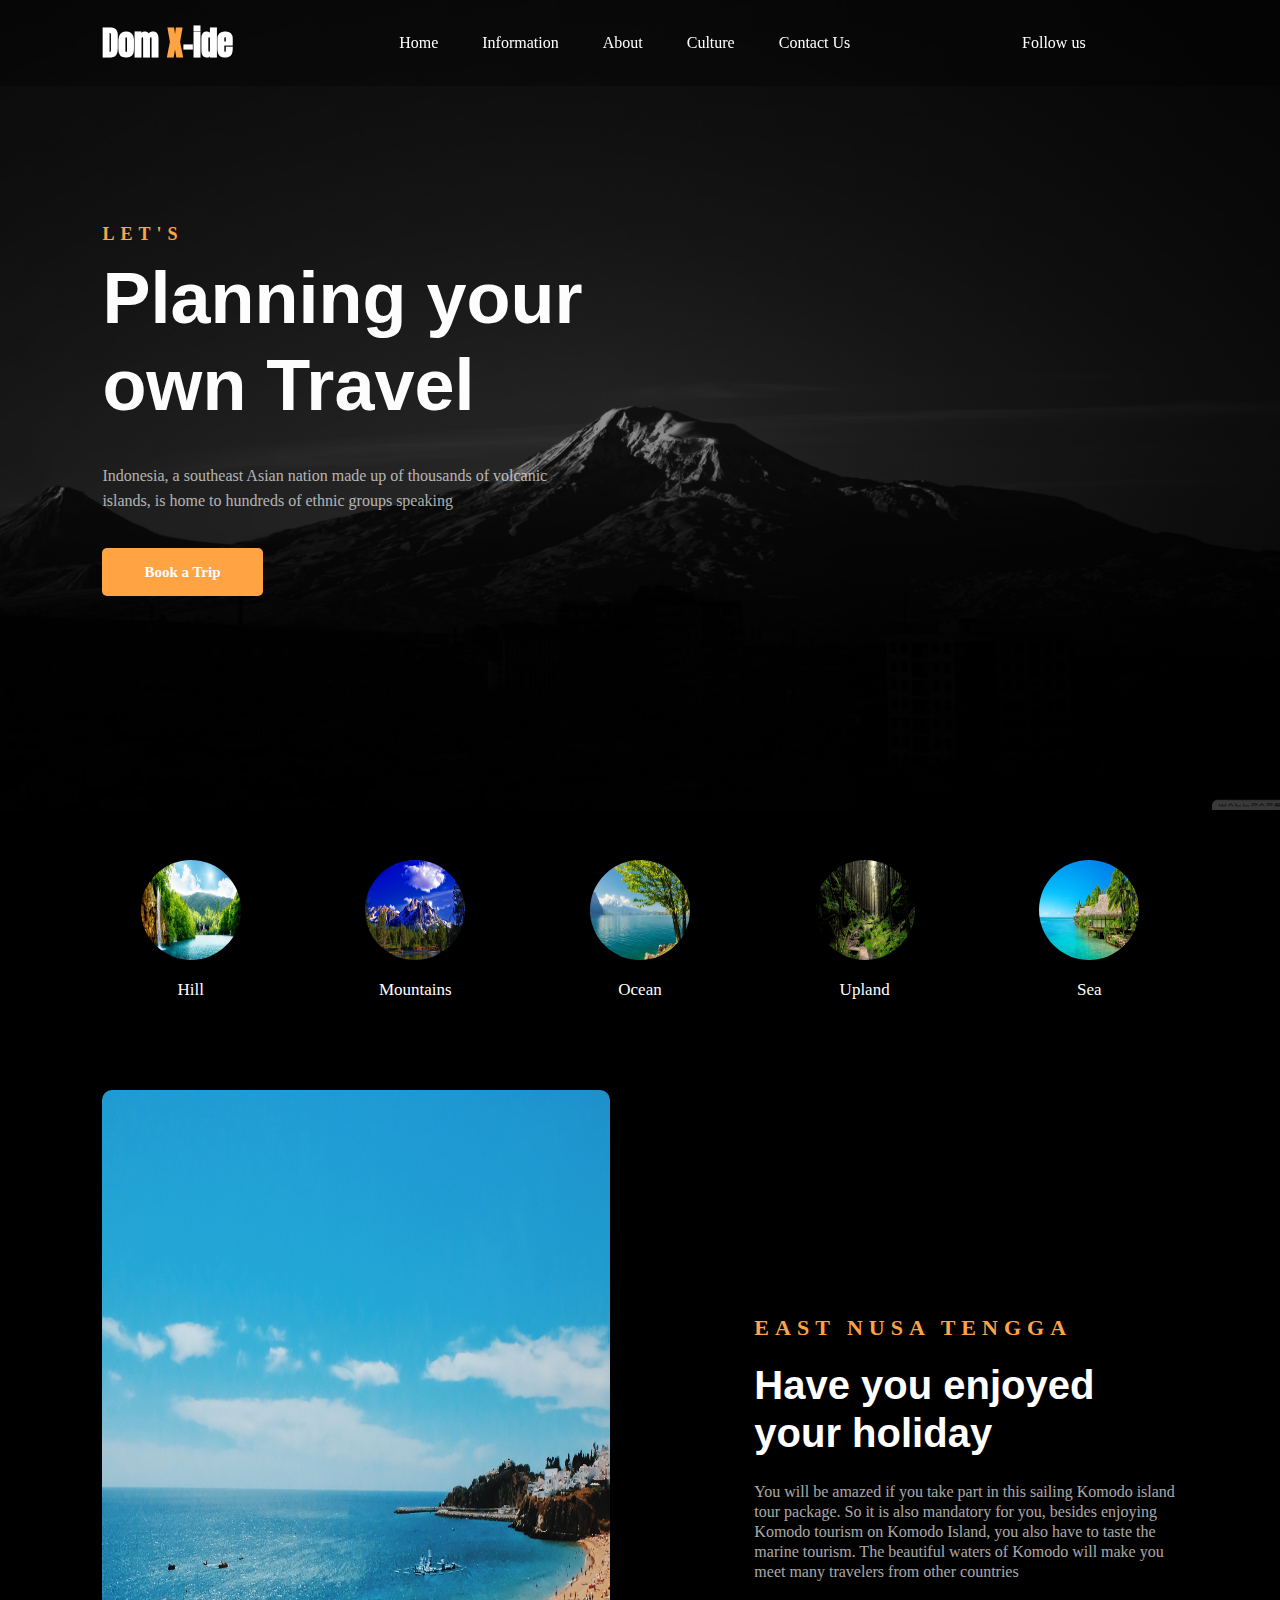
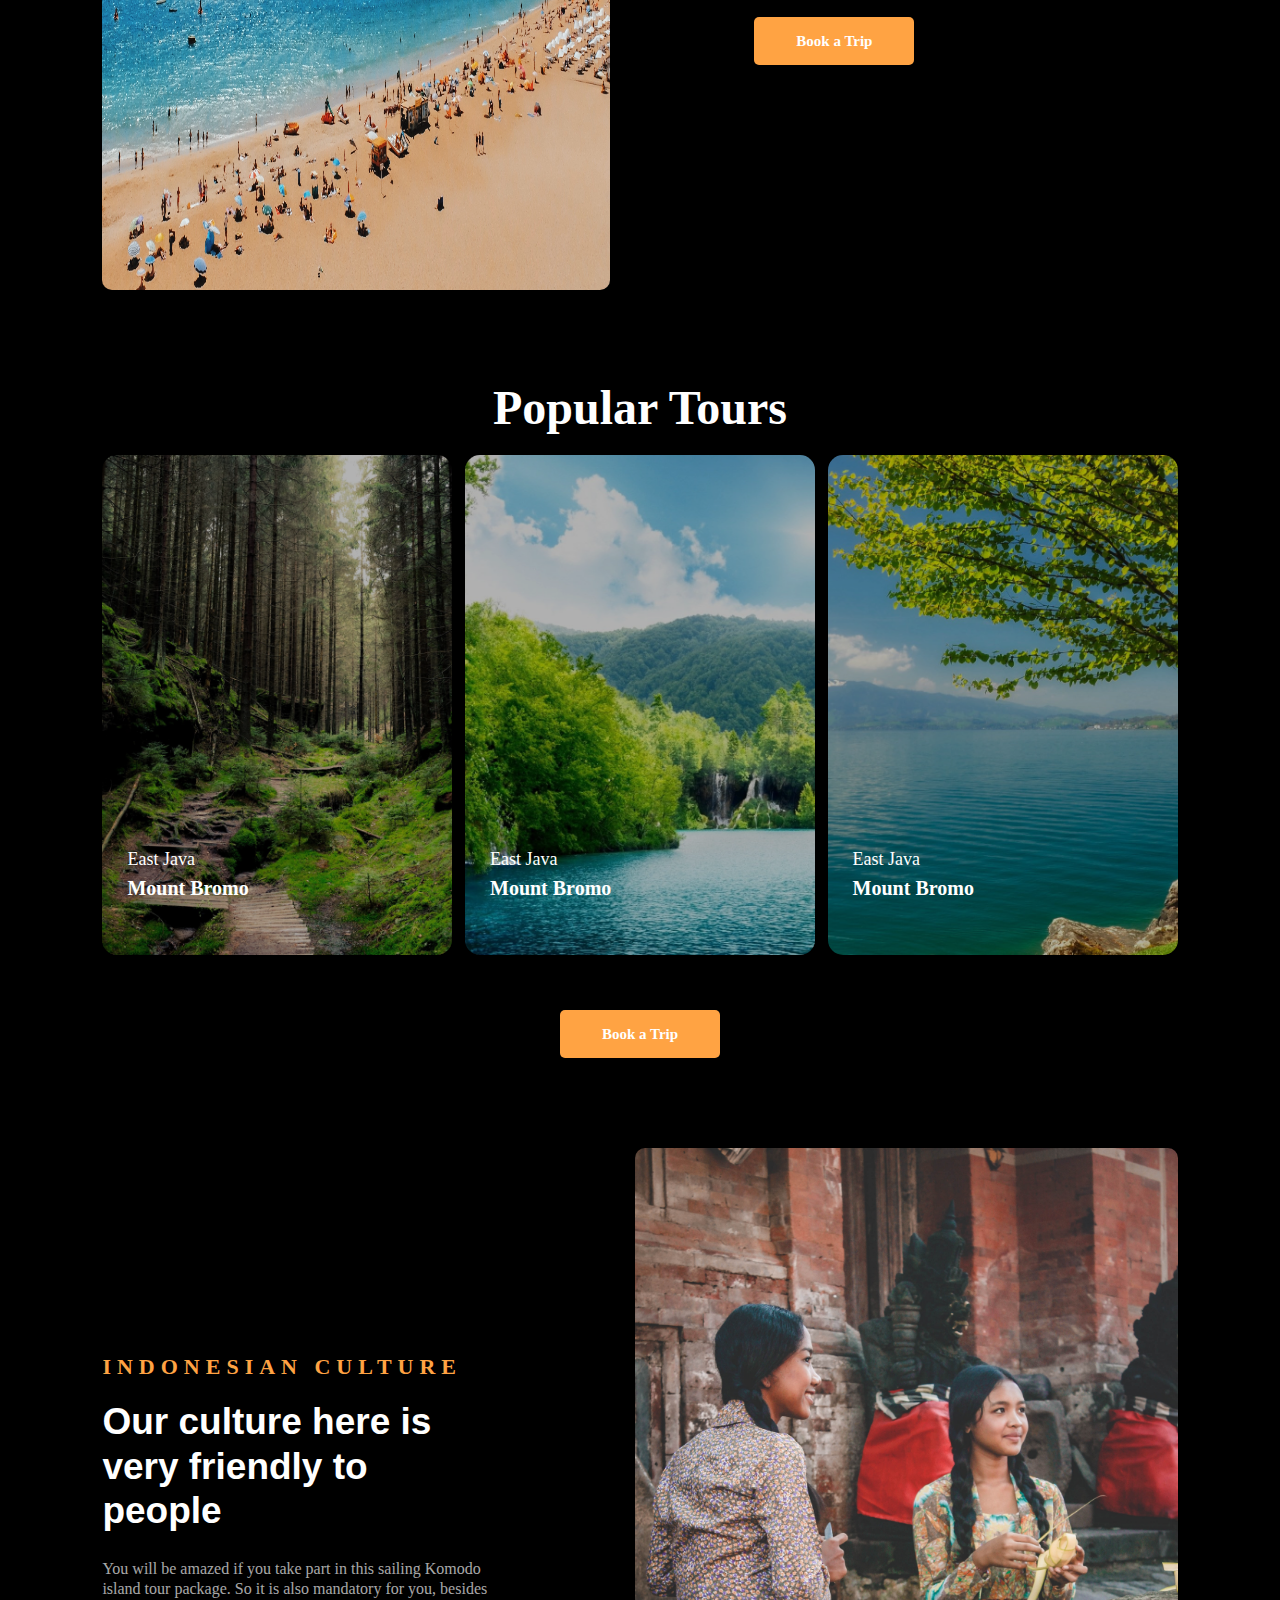
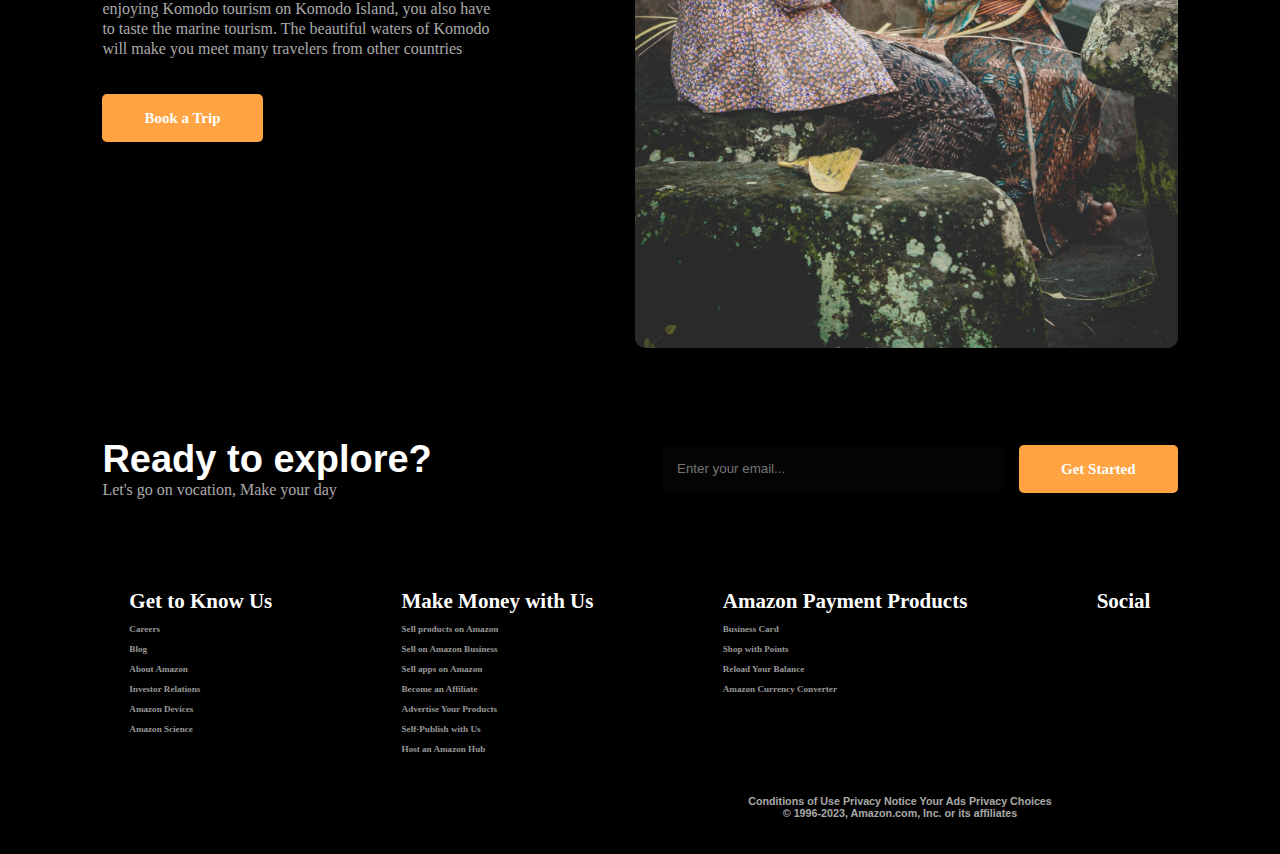
<file: Travel/index.html>
<!DOCTYPE html>
<html lang="en">
<head>
    <meta charset="UTF-8">
    <meta name="viewport" content="width=device-width, initial-scale=1.0">
    <title>travel</title>
    <link rel="stylesheet" href="style.css">
    <link rel="stylesheet" href="https://cdnjs.cloudflare.com/ajax/libs/font-awesome/6.4.2/css/all.min.css" integrity="sha512-z3gLpd7yknf1YoNbCzqRKc4qyor8gaKU1qmn+CShxbuBusANI9QpRohGBreCFkKxLhei6S9CQXFEbbKuqLg0DA==" crossorigin="anonymous" referrerpolicy="no-referrer" />
    <link rel="preconnect" href="https://fonts.googleapis.com">
<link rel="preconnect" href="https://fonts.gstatic.com" crossorigin>
<link href="https://fonts.googleapis.com/css2?family=Anton&family=Open+Sans:wght@300;400;500;600;700;800&display=swap" rel="stylesheet">
</head>
<body>
    <div class="background-image">
    <header>
        <a href="#" class="logo"> Dom <span>X</span>-ide</a>
        <ul class="navbar">
            <li><a href="#">Home</a></li>
            <li><a href="#">Information</a></li>
            <li><a href="#">About</a></li>
            <li><a href="#">Culture</a></li>
            <li><a href="#">Contact Us</a></li>
        </ul>

    <div class="h-right">
        <a href="#">Follow us</a>
        <a href="#"  > <i class="fa-brands fa-instagram"></i></a>
        <a href="#" ><i class="fa-brands fa-facebook"></i></a>
        <a href="#" ><i class="fa-brands fa-twitter"></i></a>
        <div class="bx bx-menu" id="menu-icon"> <i class="fa-solid fa-bars"></i></div>
    </div>
    </header>


<section>
        <div class="home">
            <div class="home-text">
                <h5>Let's</h5>
                <h1>Planning your <br> own Travel</h1>
                <p>Indonesia, a southeast Asian nation made up of thousands of volcanic <br> islands, is home to hundreds of ethnic groups speaking</p>
                <div class="btn"> <a href="#"> Book a Trip</a></div>

            </div>
        </div>

</div>
    </section>

</div>


    <section class="feature">
        <div class="feature-content">


            <!-- <div class="row">
                <div class="row-img">
                    <img src="images/nap1.jpg" alt="">
                </div>
                <h4>Sky Tour</h4>
            </div> -->

            <div class="row">
                <div class="row-img">
                    <img src="images/nap2.jpg" alt="">
                </div>
                <h4>Hill</h4>
            </div>



            <div class="row">
                <div class="row-img">
                    <img src="images/nap4.jpg" alt="">
                </div>
                <h4>Mountains</h4>
            </div>


            <div class="row">
                <div class="row-img">
                    <img src="images/nap3.jpg" alt="">
                </div>
                <h4>Ocean</h4>
            </div>

            <div class="row">
                <div class="row-img">
                    <img src="images/nap1.jpg" alt="">
                </div>
                <h4>Upland</h4>
            </div>

            <div class="row">
                <div class="row-img">
                    <img src="images/nap5.jpg" alt="">
                </div>
                <h4>Sea</h4>
            </div>

            

        </div>

    </section>

    <section>
        <div class="holiday">
        <div class="holiday-img">
            <img src="images/beach.jpg" alt="">
        </div>
        <div class="holiday-text">
            <h5>east nusa tengga</h5>
            <h2>Have you enjoyed your holiday</h2>
            <p>You will be amazed if you take part in this sailing Komodo island tour package. So it is also mandatory for you, besides enjoying Komodo tourism on Komodo Island, you also have to taste the marine tourism. The beautiful waters of Komodo will make you meet many travelers from other countries
            </p>
            <div class="btn"> <a href="#"> Book a Trip</a></div>
        </div>
    </section>


<section class="tour">
            <div class="center-text">
                <h2>Popular Tours</h2>
            </div>
            <div class="tour-content">
                <div class="box">
                    <img src="images/nap1.jpg" alt="">
                    <h6>East Java</h6>
                    <h4>Mount Bromo</h4>
                </div>
                <div class="box">
                    <img src="images/nap2.jpg" alt="">
                    <h6>East Java</h6>
                    <h4>Mount Bromo</h4>
                </div>
                <div class="box">
                    <img src="images/nap3.jpg" alt="">
                    <h6>East Java</h6>
                    <h4>Mount Bromo</h4>
                </div>
            </div>
            <div class="center-button">
            <div class="btn"> <a href="#"> Book a Trip</a></div>
        </div>

        </div>
</section>


<section>
    <div class="culture">
    <div class="culture-text">
        <h5>indonesian culture</h5>
        <h2>Our culture here is very friendly to people</h2>
        <p>You will be amazed if you take part in this sailing Komodo island tour package. So it is also mandatory for you, besides enjoying Komodo tourism on Komodo Island, you also have to taste the marine tourism. The beautiful waters of Komodo will make you meet many travelers from other countries
        </p>
        <div class="btn"> <a href="#"> Book a Trip</a></div>
    </div>

        <div class="culture-img">
            <img src="images/indo-culture.jpg" alt="">
        </div>

</section>


<section class="footer">
    <div class="footer-first">
        <div class="first-text">
            <h2>Ready to explore?</h2>
            <p>Let's  go on vocation, Make your day</p>
        </div>
        <div class="mainemail">
        <div class="email">
            <input type="email" placeholder="Enter your email..." required>
        </div>
        <div class="btn"> <a href="#"> Get Started</a></div>
        </div>
        </div>
</section>


<footer>

    <div class="second-footer">
      <div class="meow">
        <h3>Get to Know Us</h3>
          <h6>Careers </h6>
          <h6>Blog</h6>
          <h6>About Amazon</h6>
          <h6>Investor Relations</h6>
          <h6>Amazon Devices</h6>
          <h6>Amazon Science</h6> 

        </div>
      <div class="meow">
        <h3>Make Money with Us</h3>
        <h6>Sell products on Amazon </h6>
        <h6>Sell on Amazon Business</h6>
        <h6>Sell apps on Amazon</h6>
        <h6>Become an Affiliate</h6>
        <h6>Advertise Your Products</h6>
        <h6>Self-Publish with Us</h6> 
        <h6>Host an Amazon Hub</h6>
      </div>
      <div class="meow">
        <h3>Amazon Payment Products</h3>
<h6> Business Card</h6>
<h6>Shop with Points</h6>
<h6>Reload Your Balance</h6>
<h6>Amazon Currency Converter</h6>
      </div>





      <div class="meow">              
        <h3>Social</h3>
    <div class="cat">
         <p><a href="#"> <i class="fa-brands fa-instagram"></i></a></p>

        <p><a href="#"><i class="fa-brands fa-facebook"></i></a></p>
        <p><a href="#" ><i class="fa-brands fa-twitter"></i></a></p>
    </div>
      </div>
    </div>






    <div class="fotter">
      <div class="logo-mama"></div>
  </div>
<div class="footer-last">
<div class="fut-first">
<h6>Conditions of Use  Privacy Notice  Your Ads Privacy Choices </h6>
</div>
<div class="fut-second">
   <h6>© 1996-2023, Amazon.com, Inc. or its affiliates </h6>
</div>
</div>
</footer>





</body>
</html>
</file>
<file: amazon/style.css>
* {
  margin: 0;
  padding: 0;
  border: border-box;
  font-family: Arial, Helvetica, sans-serif;
}

body {
  height: 200vh;
}
/** NAV-BAR**/

.mainnav {
  position: sticky;
  top: 0px;
}
.navbar {
  height: 60px;
  background-color: #0f1111;
  color: white;
  display: flex;
  justify-content: space-evenly;
  align-items: center;
  position: relative;
}
/* B O X   TW0 */
.navlogo {
  height: 30px;
  width: 130px;
  display: flex;
  align-items: center;

}

.border {
  border: 1px solid transparent;
  padding: 10px;
}

.border:hover {
  border: 1px solid white;
}

.logo {
  background-image: url(images/white-amazon-logo-png-6.png);
  width: 100%;
  height: 44px;
  background-size: cover;

}
.place-first {
  padding-left: 12px;
}

.place-second {
  border-top: none;
}
.box-two {
  display: flex;
}
.box-2 {
  display: inline-block;
}
/* B O X   THREE */
.search {
  display: flex;
  width: 950px;
  height: 45px;
}
.search-bar {
  width: 100%;
  align-items: center;
  border: none;
  padding-left: 10px;
}
.all {
  width: 52px;
  display: flex;
  justify-content: center;
  align-items: center;
  border-top-left-radius: 6px;
  border-bottom-left-radius: 6px;
  color: black;
  background-color: white;
  border: none;
}
.search-icon {
  width: 45px;
  display: flex;
  justify-content: center;
  align-items: center;
  border-top-right-radius: 6px;
  border-bottom-right-radius: 6px;
  background-color: #febd68;
}
/* B O X   FOUR */
.language {
  display: flex;
}
.country {
  padding-right: 5px;
}

/* B O X   FIVE */

.box-five {
}

/* B O X    SEVEN */

.box-seven {
  display: flex;
}

/* S E C O N D   NAVBAR **/
.navbar-midddle {
  height: 35px;
  background-color: #232f2e;
  color: white;
  display: flex;
  align-items: center;
}
.navbar-secondline p {
  display: inline;
  margin-left: 15px;
  cursor: pointer;
  padding: 5px;
}

/* H E R O    section */
.background {
  background-image: url(images/background.jpg);
  width: 100%;
  height: 500px;
  background-size: cover;
}

.shop {
  display: flex;
  justify-content: space-evenly;
  flex-wrap: wrap;
  background-color: #e2e7e6;
}

.store {
  width: 23%;
  height: 450px;
  margin-top: 20px;
  background-color: white;
}

.store:hover {
  box-shadow: 10px 10px 20px gray;
}

.shop .box-1 {
  display: flex;
  flex-direction: column;
  justify-content: center;
  align-items: center;
}

.shop .img-store {
  width: 90%;
  height: 350px;
  background-size: cover;
}

.shop h5 {
  color: #0f1111;
  font-family: Arial, Helvetica, sans-serif;
  font-size: 20px;
  margin-bottom: 10px;
}
.shop p {
  color: #007185;
  font-family: Arial, Helvetica, sans-serif;
  font-size: 13px;
  margin-top: 10px;
  cursor: pointer;
}

.scroll-type {
  width: 95%;
  height: 350px;
  overflow-x: scroll;
  margin-top: 15px;
  margin-bottom: 15px;
  background-color: white;
  position: relative;
}

.text-head {
  font-size: 21px;
  font-weight: 700;
  padding: 10px 0px 7px 15px;
  position: sticky;
  left: 0px;
}
.scroll-img {
  display: flex;
  height: 260px;
}

.scroll-img img {
  margin-left: 10px;
}

/* F O O T E R    */

.foot-first {
  height: 40px;
  width: 200vh;
  display: flex;
  justify-content: center;
  align-items: center;
  color: white;
  background-color: #232f2e;
  font-family: Arial, Helvetica, sans-serif;
}

#foot-first-sec h6{
  font-size: 12px;
  font-family: Arial, Helvetica, sans-serif;
}

.second-footer {
  height: 300px;
  background-color: #222f3d;
  display: flex;
  justify-content: space-evenly;
  font-size: 0.85rem;
}

.meow {
  margin-top: 40px;
}

.meow h6,
h3 {
  margin-top: 10px;
}

.meow h6 {
  color: #dddddd;
}

.meow h3 {
  color: white;
  font-size: 21px;
}

.footer-last {
  height: 80px;
  width: 200vh;
  /* display: flex;
    justify-content: center;
    align-items: center; */
  margin-top: -20px;
  background-color: #232f2e;
  font-family: Arial, Helvetica, sans-serif;
  text-align: center;
  /* padding-top: 12px; */
}

.fut-first {
  padding-top: 21px;
  color: white;
}

.fut-second {
  color: white;
}


.fotter{
    background-color: #222f3d;
    height: 70px;
    color: white;
    display: flex;
    justify-content: center;
}

.logo-mama{
    width: 100px;
    height: 50px;
    background-image:url(images/white-amazon-logo-png-6.png);
    opacity: 200px;
    background-size: contain;
    background-repeat: no-repeat;
}
</file>
<file: Card filter/style.css>
:root{
    --background-dark: #2d3548;
    --text-light: rgba(255,255,255,0.6);
    --text-lighter: rgba(255,255,255,0.9);
    --spacing-s: 8px;
    --spacing-m: 16px;
    --spacing-l: 24px;
    --spacing-xl: 32px;
    --spacing-xxl: 64px;
    --width-container:200px;
  }
  
  *{
    border: 0;
    margin: 0;
    padding: 0;
    box-sizing: border-box;
  }
  
  html{
    height: 100%;
    font-family: 'Montserrat', sans-serif;
    font-size: 14px;
  }
  
  body{
    height: 100%;
  }
  
  .hero-section{
    align-items: flex-start;
    background-image: linear-gradient(15deg, #0f4667 0%, #2a6973 150%);
    display: flex;
    min-height: 100%;
    justify-content: center;
    padding: var(--spacing-xxl) var(--spacing-l);
  }
  
  .card-grid{
    display: grid;
    grid-template-columns: repeat(1, 1fr);
    grid-column-gap: var(--spacing-l);
    grid-row-gap: var(--spacing-l);
    max-width: var(--width-container);
    width: 100%;
    margin-top: 10rem;
  }
  
  @media(min-width: 540px){
    .card-grid{
      grid-template-columns: repeat(2, 1fr); 
    }
  }
  
  @media(min-width: 960px){
    .card-grid{
      grid-template-columns: repeat(4, 1fr); 
    }
  }
  
  .card{
    list-style: none;
    position: relative;
  }
  
  .card:before{
    content: '';
    display: block;
    padding-bottom: 150%;
    width: 100%;
  }
  
  .card__background{
    background-size: cover;
    background-position: center;
    border-radius: var(--spacing-l);
    bottom: 0;
    filter: brightness(0.75) saturate(1.2) contrast(0.85);
    left: 0;
    position: absolute;
    right: 0;
    top: 0;
    transform-origin: center;
    trsnsform: scale(1) translateZ(0);
    transition: 
      filter 200ms linear,
      transform 200ms linear;
  }
  
  .card:hover .card__background{
    transform: scale(1.05) translateZ(0);
  }
  
  .card-grid:hover > .card:not(:hover) .card__background{
    filter: brightness(0.5) saturate(0) contrast(1.2) blur(20px);
  }
  
  .card__content{
    left: 0;
    padding: var(--spacing-l);
    position: absolute;
    top: 0;
  }
  
  .card__category{
    color: var(--text-light);
    font-size: 0.9rem;
    margin-bottom: var(--spacing-s);
    text-transform: uppercase;
  }
  
  .card__heading{
    color: var(--text-lighter);
    font-size: 1.9rem;
    text-shadow: 2px 2px 20px rgba(0,0,0,0.2);
    line-height: 1.4;
    word-spacing: 100vw;
  }
</file>
<file: Ge-AMD/style.css>
*{
    margin: 0;
    padding: 0;
    box-sizing: border-box;
    text-decoration: none;
    color: #fff;
    font-family: 'Poppins', sans-serif;
}

html{
    font-size: 62.5%;
}
body{
    background-color: #000;
}

.first-pera{
    display: flex;
    justify-content: space-between;
    align-items: center;
}

.img{
    background-image: url(potos/logo.png);
    width: 110px;
    height: 45px;
    background-size: contain;
    margin: 0px 0px 0px 25px;
}

.nav{
    display: flex;
    justify-content: center;
    align-items: center;
    list-style-type: none;
    text-decoration: none;
}

.nav li a{ 
    /* margin-right: 1.5rem; */
    padding: 0 2rem;
    transition: all .38s;
    font-size: 1.7rem;
    font-weight: 500;
}

.nav  i{
    margin-right: 4rem;
    transition: all .4s;
} 

.nav li a:hover{
    color: #cfc9c9;
    border: #cfc9c9;
}

.nav  i:hover{
    border: #cfc9c9;
}

input{
    border-radius: 6px;
    padding: 1rem;
    background-color: rgba(0, 0, 0, .7);
    border: 1px dotted gray;
}

.fa-globe{
    font-size: 22px;
}

.fa-magnifying-glass{
    font-size: 1.2rem;
}

.hero{
    display: flex;
    justify-content: center;
    gap: 5rem;
    margin-top: 36px;
}

.hero-img{
    width: 35%;
    height: 900px;
    /* margin-right: 20rem; */
}

.hero-img img{
    width: 100%;
    object-fit: contain;
}
.hero-text{
    width: 57.5rem;
    /* margin-right: 60rem; */
    padding-left: 10px;
}

.amd{
    border-left: 6px solid white;
    margin-bottom: 20px;
}

.amd h1{
    padding-left: 15px;
    font-size: 4.6rem;
    font-weight: 500;
    line-height: 35px;
}

.amd h4{
    font-size: 2.7rem;
    padding-left: 15px ;
    font-weight: 400;
    padding-top: 10px;

}

.amd-2{
    border-left: 3px solid white;
    margin-top: 20px;
}
.amd-2 p{
    padding-left: 15px;
    padding-top: 10px;
    padding-bottom: 5px;
    color: #888;
    font-size: 13px;
}

.hero-text ul{
    padding-left: 35px;
    line-height: 27px;
}

.hero-text ul li{
    font-size: 1.7rem;
    color: #cccccc;
    font-weight: 800;
}

.hero-text ul p{
font-size: 1.7rem;
color: #cccccc;

}

.win11{
    margin-top: 16px;
    background-image: url(potos/icon-Win11[BS].jpg);
    height: 44px;
    width: 148px;
}


/* MEDIA QUERRY */

@media only screen and (max-width:1400px){
    html{
        font-size: 57%;
    }
}

@media only screen and (max-width:1080px){
    html{
        font-size: 49%;
        transition: all .5s
    }

    .hero .hero-img{
        margin-top: 15rem;
        width: 40%;
        transition: all .5s;
    }
}

@media only screen and (max-width:780px){
    html{
        font-size: 40%;
        transition: all .5s
    }

    .hero .hero-img{
        margin-top: 20rem;
        width: 40%;
        transition: all .5s;
    }
}

@media only screen and (max-width:690px){
    html{
        font-size: 30%;
        transition: all .5s
    }

    .hero .hero-img{
        margin-top: 1.6rem;
        width: 80%;
        transition: all .5s;
        margin-left: 5rem;
    }

    .hero{
        display: flex;
        flex-direction: column;
        justify-content: center;
    }

    .hero-text{
        width: 70%;
        margin-top: -50rem;
        margin-left: 1.5rem;
    }

    .hero-text .amd h1{
        font-size: 4rem;
    }
    
    .hero-text .amd h4{
        font-size: 2.3rem;
    }
}

@media only screen and (max-width:660px){
    html{
        font-size: 25%;
    }
}


@media only screen and (max-width:643px){
    .nav li{
        display: none;
    }   

    .hero-text{
        width: 70%;
        margin-top: -50rem;
        margin-left: 1.5rem;
    }
}

@media only screen and (max-width:380px){
    html{
        font-size: 30%;
    } }

@media only screen and (max-width:415px){
    .hero-text{
        margin-top: -150rem;
    }

}

@media only screen and (max-width:540px){
    .hero-text{
        margin-top: -120rem;
    }
}
</file>
<file: Goblin-homepage/style.css>
*{
    padding: 0;
    margin: 0;
    box-sizing: border-box;
    font-family: 'Poppins', sans-serif;
    list-style: none;
    text-decoration: none;
}

header{
    position: fixed;
    left: 0;
    right: 0;
    top: 0;
    z-index: 1000;
    width: 100%;
    display: flex;
    justify-content: space-between;
    align-items: center;
    padding: 33px 9%;
    background: transparent;
}

body{
    background: linear-gradient(245.59deg, #4d9559 0%, #38703d 28.53%, #133917 75.52%);
    background-repeat: no-repeat;
}
.logo{
    font-size: 30px;
    color: white;
    font-weight: 700;
}
.navbar{
    display: flex;
}

.navbar a{
    color: white;
    margin-left: 40px;
    font-size: 12px;
    font-weight: 500;
    border-bottom: 2px solid transparent;
    transition: all .50s ease;
}

.navbar a:hover{
    border-bottom: 2px solid white;
}

#menu-icon{
    font-size: 20px;
    /* display: noen; */
    cursor: pointer;
}

.hero{
    width: 100%;
    height: 100%;
    min-height: 100vh;
    position: relative;
    display: grid;
    grid-template-columns: repeat(2, 1fr);
    align-items: center;
    gap: 10rem;
}

section{
    padding: 0 19%;
}
.hero-text{
    width: 450px;
}

.hero-text h5{
    font-size: 14px;
    font-weight: 400;
    color: white;
    margin-bottom: 6px;
}
.hero-text h1{
    font-family: 'Permanent Marker', cursive;
    font-size: 90px;
    line-height: 1;
    color: white;
    margin: 0 0 45px;
}

.hero-text h4{
    font-size: 18px;
    font-weight: 600;
    color: white;
    margin-bottom: 10px;
}

.hero-text p{
    color: white;
    font-size: 15px;
    line-height: 1.5;
    margin-bottom: 40px;
}

.image img{
    width: 500px;
    height: auto;
}

.hero-text a{
    display: inline-block;
    color: white;
    background-color: #4d9559;
    border: 1px solid transparent;
    padding: 12px 30px;
    line-height: 1.4;
    font-size: 14px;
    font-weight: 500;
    border-radius: 30px;
    text-transform: uppercase;
    transition: all .50s ease;
    margin-left: 20px;
}

.hero-text a:hover{
    border: 1px solid white;
    background: transparent;
    transform: translateX(8px);
}

.hero-text a .cta{
    background: transparent;
    border: 1px solid white;

}

.hero-text a .cta i{
    vertical-align: middle;   
    margin-left: 5px;
}

.icons{
    position: absolute;
    top: 50%;
    /* padding: 0 9%; */
    left: 10%;
    transform: translateY(-50%);
}

.icons i{
    display: block;
    margin: 35px 0;
    font-size: 15px;
    color: white;
    transition: all .50s ease;
}

.icons i:hover{
    color: #4d9559;   
    transform: translateY(-5px);
}

.scroll{
    position: absolute;
    bottom: 6%;
    right: 9%;
}

.scroll i{
    display: block;
    padding: 18px;
    font-size: 24px;
    color: white;
    background: #4d9559;
    border-radius: 30px;
    transition: all .50s ease;

}

.scroll i:hover{
    transform: translateY(-5px);   
}


@media (max-width: 1535px){
    header{
        padding: 15px 3%;
        transition: .2s;
    }

    .icons{
        padding: 0 3%;
        transition: .2s;
    }

    .scroll{
        right: 3%;
        transition: .2s;
    }
}

@media (max-width: 1460px){
    section{
        padding: 0 12%;
        transition: .2s;
    }

    .icons{
        left: 7%;
        transition: .2s;
    }

}

@media (max-width: 1340px){
    .image img{
        width: 100%;
        height: auto;
    }
    .hero-text h1{
        font-size: 75px;
        margin: 0 0 30px;
    }

    .icons{
        left: 5%;
        transition: .2s;
    }
}

@media (max-width: 1458px){
    .icons{
        left: 5%;
        transition: .2s;
    }

}

@media (max-width: 1195px){
    section{
        padding: 0 3%;
        transition: .2s;
    }
    
    .hero-text{
        padding-top: 115px;
        transition: all .50s ease;
    }
    .image{
        text-align: center;
    }

    .image img{
        width: 400px;
        height: auto;
    }
    .hero{
        height: 100%;
        gap: 1rem;
        grid-template-columns: 1fr;
        transition: all .50s ease;
    }
    .icons{
        display: none;

    }
    .scroll{
        display: none;
    }

}

@media (max-width: 700px){
    #menu-icon{
        display: none;
    }
    .navbar{
        position: absolute;
        top: 100%;
        right: 0;
        width: 220px;
        height: 40vh;
        background: #4d9559;
        display: flex;
        align-items: center;
        flex-direction: column;
        padding: 30px 10px;
        transition: all .50s ease;
    }

    .navbar a{
        display: block;
        margin: 7px 0;
        margin-left: 0;
    }
}
</file>
<file: login-page/style.css>
html {
    height: 100%;
  }
  body {
    margin:0;
    padding:0;
    font-family: sans-serif;
    background: linear-gradient(#141e30, #243b55);
  }
  
  .login-box {
    position: absolute;
    top: 50%;
    left: 50%;
    width: 400px;
    padding: 40px;
    transform: translate(-50%, -50%);
    background: rgba(0,0,0,.5);
    box-sizing: border-box;
    box-shadow: 0 15px 25px rgba(0,0,0,.6);
    border-radius: 10px;
  }
  
  .login-box h2 {
    margin: 0 0 30px;
    padding: 0;
    color: #fff;
    text-align: center;
  }
  
  .login-box .user-box {
    position: relative;
  }
  
  .login-box .user-box input {
    width: 100%;
    padding: 10px 0;
    font-size: 16px;
    color: #fff;
    margin-bottom: 30px;
    border: none;
    border-bottom: 1px solid #fff;
    outline: none;
    background: transparent;
  }
  .login-box .user-box label {
    position: absolute;
    top:0;
    left: 0;
    padding: 10px 0;
    font-size: 16px;
    color: #fff;
    pointer-events: none;
    transition: .5s;
  }
  
  .login-box .user-box input:focus ~ label,
  .login-box .user-box input:valid ~ label {
    top: -20px;
    left: 0;
    color: #03e9f4;
    font-size: 12px;
  }
  
  .login-box form a {
    position: relative;
    display: inline-block;
    padding: 10px 20px;
    color: #03e9f4;
    font-size: 16px;
    text-decoration: none;
    text-transform: uppercase;
    overflow: hidden;
    transition: .5s;
    margin-top: 40px;
    letter-spacing: 4px
  }
  
  .login-box a:hover {
    background: #03e9f4;
    color: #fff;
    border-radius: 5px;
    box-shadow: 0 0 5px #03e9f4,
                0 0 25px #03e9f4,
                0 0 50px #03e9f4,
                0 0 100px #03e9f4;
  }
  
  .login-box a span {
    position: absolute;
    display: block;
  }
  
  .login-box a span:nth-child(1) {
    top: 0;
    left: -100%;
    width: 100%;
    height: 2px;
    background: linear-gradient(90deg, transparent, #03e9f4);
    animation: btn-anim1 1s linear infinite;
  }
  
  @keyframes btn-anim1 {
    0% {
      left: -100%;
    }
    50%,100% {
      left: 100%;
    }
  }
  
  .login-box a span:nth-child(2) {
    top: -100%;
    right: 0;
    width: 2px;
    height: 100%;
    background: linear-gradient(180deg, transparent, #03e9f4);
    animation: btn-anim2 1s linear infinite;
    animation-delay: .25s
  }
  
  @keyframes btn-anim2 {
    0% {
      top: -100%;
    }
    50%,100% {
      top: 100%;
    }
  }
  
  .login-box a span:nth-child(3) {
    bottom: 0;
    right: -100%;
    width: 100%;
    height: 2px;
    background: linear-gradient(270deg, transparent, #03e9f4);
    animation: btn-anim3 1s linear infinite;
    animation-delay: .5s
  }
  
  @keyframes btn-anim3 {
    0% {
      right: -100%;
    }
    50%,100% {
      right: 100%;
    }
  }
  
  .login-box a span:nth-child(4) {
    bottom: -100%;
    left: 0;
    width: 2px;
    height: 100%;
    background: linear-gradient(360deg, transparent, #03e9f4);
    animation: btn-anim4 1s linear infinite;
    animation-delay: .75s
  }
  
  @keyframes btn-anim4 {
    0% {
      bottom: -100%;
    }
    50%,100% {
      bottom: 100%;
    }
  }
</file>
<file: NETFLIX/style.css>
@import url('https://fonts.googleapis.com/css2?family=Poppins:wght@300;400;500;600;700;800;900&display=swap');

*{
    padding: 0; margin: 0; box-sizing: border-box; font-family: 'Poppins', sans-serif;
}


html{
    font-size: 62.5%;
}
body{
    background-color: #000;
    color: #ffffff;
}
                    
                /*HEAD  Header */
.header{
    width: 100%;
    height: 80vh;
    background-image: linear-gradient( rgba(0,0,0,0.7), rgba(0,0,0,0.2)) ,url(images/main.jpg) ;
    background-size: cover;
    background-position: center;
    padding: 9px 7%;
    position: relative;
    border-bottom: 10px solid #31343b;
}

nav{
    display: flex;
    justify-content: space-between;
    align-items: center;
    margin: 1rem 0;
}

.netflix-logo{
    width: 20rem;
    cursor: pointer;
}

#signin {
    padding: 1.3rem 2.7rem;
    border: 0;
    outline: 0;
    font-size: 1.5rem;
    border-radius: 4px;
    background-color: #db0001;
    color: #fff;
    transition: all .44s ease;
}

#signin:hover{
    background: transparent;
    border: 1px solid white;
}

.header-content{
    position: absolute;
    top: 45%;
    left: 50%;
    transform: translate(-50% ,-40%);
    text-align: center;
}

.header-content h1{
    font-size: 6.4rem;
    word-spacing: 2rem;
    text-align: center;
}

.header-content h4{
    font-size: 2.5rem;
    font-weight: 400;
    margin-bottom: 2rem;
}

.header-content p{
    font-size: 1.5rem;
}

.signup{
    border-radius: 5px;
    display: flex;
    align-items: center;
    justify-content: center;
    margin-top: 3rem;
    transition: all .45s ease;
}



.signup .email-box{
    border: 0;
    outline: 0;
    width: 40rem;
    height: 6rem;
    margin-right: 1rem;
    border-radius: 3px;
    padding-left: 15px;
    background: rgba(44, 43, 43, 0.6) ;
    font-size: 14px;
    color: white;
}

.signup .email-box:focus{
    border: 3px solid red;
}

.signup button{
    background-color: #db0001;
    padding: 2.5rem 3rem;
    cursor: pointer;
    border: 0;
    outline: 0;
    color: #fff;
    font-size: 1.6rem;
    border-radius: 5px;
    transition: all .43s ease;
}

.signup button:hover{
    transform: translateX(5px);
    background: transparent;
    border: 1px solid white;
}


                    /* head- FEATURES */

.features{
    padding: 50px 10%;
}

.row{
    display: flex;
    justify-content: space-around;
    align-items: center;
    padding: 60px 0px;
    gap: 50px;
    /* border-bottom: 10px solid #31343b; */
}

.row h2{
    font-size: 5rem;   
}

.row p{
    font-size: 2rem;
    padding-top: 10px;
}
.text{
    display: flex;
    flex-direction: column;
    /* justify-content: center; */
    align-items: center;
}

                        /* head- F A Q */

.faq{
    text-align: center;
    margin: 50px auto;
    font-size: 2rem;
    width: 100%;
    max-width: 70vw;

}

.faq li{
    list-style-type: none;
    padding: 5px;
    /* width: 670vw; */
    width: 100%;
    display: flex;
    flex-direction: column;
    /* justify-content: center; */
    align-items: center;
}

.faq li input[type="radio"]{
    display: none;
}

.faq li label{
    background-color: #303030;
    padding: 20px 20px;
    text-align: left;
    width: 100%;
    font-size: 2.5rem;
    /* font-family: 'Poppins', sans-serif; */
    font-family: Arial, Helvetica, sans-serif;
    cursor: pointer;
    position: relative;
}
.faq-content{
    background-color: #3a3939;
    text-align: left;
    padding: 0 20px;
    max-height: 0;
    overflow: hidden;
    transition: max-height .4s , padding .5s;
}

.faq li label::after{
    position: absolute;
    right: 20px;
    font-size: 28px;
    content: "+";
    transform: transform .3s;
}

.list input[type="radio"]:checked + label + .faq-content{
    max-height: 600px;
    padding: 30px 20px;
}

.list input[type="radio"]:checked + label::after{
    transform: rotate(135deg);
}

                /* head>  Footer */

.fotter{
    display: flex;
    justify-content: space-evenly;
}

.fotter ul{
    list-style-type: none;
}
.fotter ul li{
    text-decoration: underline;
    line-height: 30px;
    font-size: 1.67rem;
}

.lang{
    text-align: center;
    border: 1px solid #fff;
    outline: 0;
    padding: 5px 10px;
    border-radius: 5px;
    font-size: 1.78rem;
    background: transparent;
    color: #fff;
    margin-bottom: 20px;
}

.futt{
    display: flex;
    align-items: center;
    justify-content: space-between;
}

#tiq h4{
    font-size: medium;
    margin-right: 7px;
}

#lung .lang{
    margin-left: 10px;
}



                    /* head>  MEDIA QUERRY */

@media only screen and (max-width:1520px){
    .row{
        width: 100%
    }
    .feautre-img img{
        width: 100%;
    }
}

@media only screen and (max-width:1050px){
    html{
        font-size: 53%;
    }
    .features{
        padding: 50px 6%;
    }
}

@media only screen and (max-width:750px){
    .row{
        display: flex;
        flex-direction: column-reverse;
        justify-content: center;
        align-items: center;
        padding: 130px 0px;
        text-align: center;
}
.features{
    padding: 50px 6%;
}
}

@media only screen and (max-width:550px){

    .features{
        padding: 50px 6%;
    }
    .header-content h1{
        font-size: 6rem;
        word-spacing: 1.7rem;
        text-align: center;
    }
    
    .header-content h4{
        font-size: 2.1rem;
        font-weight: 400;
        margin-bottom: 1.7rem;
    }
    
    .header-content p{
        font-size: 1.24rem;
    }

}

@media only screen and (max-width:400px){
    html{
        font-size: 40%;
    }

    .features{
        padding: 50px 3%;
    }
}
</file>
<file: New folder/style.css>
*{
    padding: 0;
    margin: 0;
    box-sizing: border-box;
    text-decoration: none;
    list-style-type: none;
    font-family: 'Poppins', sans-serif;
}

html{
    font-size: 62.5%;
}

header{
    min-height: 100vh;
    width: 100%;
    background-image: linear-gradient(rgba(4,9,30,.7),rgba(4,9,30,.7))  , url(images/banner.png);
    background-position: center;
    background-size: cover;
}

.first{
    display: flex;
    height: 7rem;
    align-items: center;
    justify-content: space-between;
}

.image{
    margin-left: 1rem;
    cursor: pointer;
}


.nav-links{
    display: flex;
    align-items: center;
    justify-content: space-evenly;
}

.nav-links a{
    font-size: 1.5rem;
    color: #fff;
    margin-right: 3.5rem;
    font-weight: 400;
    border-bottom: 1px solid transparent;
    transition: all .5s ease;
}

.nav-links a:hover{
    padding-bottom: 3px;
    border-bottom: 1px solid #d60000;
}

.home-text{
    width: 90%;
    color: #fff;
    position: absolute;
    top: 45%;
    left: 50%;
    transform: translate(-50%, -50%);
    text-align: center;
}

.home-text h1{
    font-size: 7rem;
    text-transform: uppercase;
    font-weight: 900;
    margin-bottom: 2rem;
}

.home-text p{
    font-size: 1.5rem;
    text-transform: capitalize;
    color: #eeebeb;
    margin-bottom: 2rem;
    line-height: 2rem;
}

.home-text button a{
    color: #fff;
    font-size: 1.6rem;

}
.home-text button{
    padding: 1.3rem 2.6rem;
    border: 1px solid transparent;
    border-radius: 5px;
    transition: all .55s ease;
    background-color: #8b3838;
}

.home-text  button:hover{
    border: 1px solid white;
    transform: translateX(6px);
    background-color: transparent;
}

.second-txt{
    display: flex;
    flex-direction: column;
    justify-content: center;
    align-items: center;
    margin-top: 15rem;
}

.second-txt h1{
    font-size: 4rem;
    text-transform: capitalize;
    font-weight: 600;
    margin-bottom: 1rem;
}

.second-txt p{
    font-size: 1.6rem;
    text-transform: capitalize;
    margin-bottom: 10rem;
    color: #777;
}

.second{
    display: flex;
    justify-content: center;
    align-items: center;
    gap: 2rem;
}

.row{
    width: 25%;
    background-color: #fff3f3 ;
    padding: 2rem 1.5rem;
    border-radius: 10px;
    transition: all .5s ease;

}

.row h2{
    text-align: center;
    margin-bottom: 2rem;
    font-size: 2rem;
    margin-top: 2rem;
}

.row p{
    font-size: 1.3rem;
    color: #777;
    text-align:center;
    line-height: 2.2rem;
}

.row:hover{
    transform: translateY(-20px);
}


.img-txt{
    display: flex;
    flex-direction: column;
    justify-content: center;
    align-items: center;
    margin-top: 27rem;
}

.img-txt h1{
    font-size: 4rem;
    text-transform: capitalize;
    font-weight: 600;
    margin-bottom: 1rem;
}

.img-txt p{
    font-size: 1.6rem;
    text-transform: capitalize;
    margin-bottom: 10rem;
    color: #777;
}

.main-img{
    display: flex;
    justify-content: space-evenly;
    align-items: center;
    /* position: relative; */
    width: 100%;

}

.main-img img{
    border-radius: 15px;
    width: 100% ;

    transition: all .5S ease;
}

.images{
    width: 26%;
}


.main-img h3{
    font-size: 2rem;
    /* font-weight: 600;
    position: absolute;
    bottom: 50px;
    padding-left: 10px;
    color: #863838; */
    text-align: center;
    /* margin-top: 60rem; */
    text-transform: uppercase;
}

.main-img img:hover{

    transform: translateY(-15PX);
    box-shadow: 10px 5px 20px #777;

}

.images h3:hover{
    color: #d60000;
    transition: all .35s ease-in;
}

.main{
    align-items: center;

}

.man{
    margin-top: 700px;
}

.man h1{
    font-size: 4rem;
    text-transform: capitalize;
    font-weight: 600;
    margin-bottom: 1rem;
    text-align: center;
    /* margin-top: 27rem; */
}

.man p{
    font-size: 1.6rem;
    text-transform: capitalize;
    margin-bottom: 10rem;
    color: #777;
    text-align: center;
}

.fac-main{
    display: flex;
    justify-content: space-around;
    align-items: center;
}

.facility{
    width: 30%;
    height: auto;
}

.facility img{
    width: 100%;
    border-radius: 10px;
    margin-bottom: 1.7rem;
}

.facility h2{
    font-size: 2rem;
    padding-bottom: .7rem;
    text-align: center;

}

.facility p{
    padding: .4rem;
}


.testimony{
    margin-top: 20rem;
    text-align: center;
}

.testimony h1{
    font-size: 4rem;
    text-transform: capitalize;
    font-weight: 600;
    margin-bottom: 1rem;
}

.testimony p{
    font-size: 1.6rem;
    text-transform: capitalize;
    margin-top: 1.5rem;
    color: #777;
}

.mamam{
    width: 30%;
    margin-top: 100px;
    background-color: #fff3f3 ;
    display: flex;
    height: 200px;


}

.pic{
    height: 40px;
    width: auto;
}

.mamam{
    border-radius: 15px;
    transition: all .5s ease;
}
.mamam img{
    height: 100%;
    border-radius: 50% ;
    margin: 20px 10px auto 15px;
}
.mama{
    display: flex;
    justify-content: space-evenly;
    margin-bottom: 50px;

}

.text{
    padding-top: 20px;
}
.text h3{
    font-size: 2rem;
    font-weight: 600;
    padding-right: 300px;
}

.text p{
    text-transform: capitalize;
    font-style: italic;
    text-align: justify;
    padding-right: 10px;
}

.text i{
    font-size: 1.5rem;
    color: #f44336;
    text-align: left;
    margin-top: 10px;
}

.mamam:hover{
    transform: scale(1.2);

}



@media only screen and (max-width: 1280px){
    html{
        font-size: 55%;
    }
    .main-img h3{
        margin-top: 50rem;
    }
}

@media only screen and (max-width: 1024px){
    .mamam {
        width: 45%;
    }
}
</file>
<file: Travel/style.css>
*{
    padding: 0;
    margin: 0;
    box-sizing: border-box;
    font-family: 'Open Sans' sans-serif;
    list-style-type: none;
    text-decoration: none;
    scroll-behavior: smooth;
    outline: none;
    border: none;
}

:root{
    --text-color:#fff;
    --bg-color: #000;
    --main-color:#ffa343;

    --h1-font: 6rem;
    --h2-font: 3rem;
    --p-font: 1rem;

}

body{
    color: var(--text-color);
    background-color: var(--bg-color);
    overflow-x: hidden;
}

header{
    width: 100%;
    position: fixed;
    top: 0;
    right: 0;
    z-index: 1000;
    background: transparent;
    padding: 13px 17%;
    display: flex;
    justify-content: space-between;
    align-items: center;
    transition: all  .50s ease;
    background-color: rgba(0, 0, 0, .3);
}
.bx{
    display: inline;
}

.logo{
    font-size: 33px;
    color: var(--text-color);
    font-weight: 700;
    font-family: 'Anton', sans-serif;
}

span{
    color: var(--main-color);
}

.navbar{
    display: flex;
}

.navbar a{
    color: var(--text-color);
    font-size: var(--p-font);
    font-weight: 500;
    margin: 15px 22px;
    transition: all  .50s ease;
}

.navbar a:hover{
    color: var(--main-color);
}

.h-right{
    display: flex;
    align-items: center;
}

.h-right a:first-child{
    color: var(--text-color);
    font-size: 16px;
    margin-right: 20px;
}

.h-right  a{
    color: var(--text-color);
    margin-right: 18px;
    margin-left: 6px;
    vertical-align: middle;
    font-size: 20px;
    transition: all .50s ease ;
}

.h-right a:hover{
    color: var(--main-color);
    transform: scale(1.3) ;
}

#menu-icon{
    color: var(--text-color);
    font-size: 30px;
    cursor: pointer;
    z-index: 1001;
    display: ;
    visibility: hidden;
}


section{
    padding: 70px 17% 60px;
    background: cover ,url(images/wallpaperflare.com_wallpaper.jpg) ;

    background-repeat: no-repeat;
}




.home{
    position: relative;
    height: 80vh;
    width: 100%;
    display: flex;   
    align-items: center;
    background-position: bottom center;

}

.home-text h5{
    font-size: 18px;
    font-weight: 600;
    margin-bottom: 10px;
    text-transform: uppercase;
    letter-spacing: 6px;
    color: var(--main-color);
}

.home-text h1{
    font-size: 4.5rem;
    font-weight: 800;
    line-height: 1.2;
    color: #fdfdfd;
    margin-bottom: 35px;
    font-family: Arial, Helvetica, sans-serif;

}

.home-text p{
    font-size: var(--p-font);
    font-weight: 500;
    line-height: 25px;
    color: #ffffffab;
    margin-bottom: 35px;
}
.btn{
    display: inline-block;
    padding: 13px 40px;
    background: var(--main-color);
    border: 2px solid transparent;
    transition: all .50s ease;
    border-radius: 5px;
    cursor: pointer;
}

.btn a{
    font-size: 15px;
    font-weight: 600;
    color: white;

}

.btn:hover{
    transform: translateX(10px);
    border: 2px solid var(--text-color);
    background: transparent;
    color: var(--text-color);
}

.feature-content{
    display: grid;
    grid-template-columns: repeat(auto-fit, minmax(150px, auto));
    align-items: center;
    text-align: center;
    gap: 3rem;
}

.row-img{
    overflow: hidden;
    height: 100px;
    width: 100px;
    margin: 0 auto;
    margin-bottom: 20px;
    border-radius: 50%;
    cursor: pointer;

}

.row-img img{
    width: 100%;
    height: 100%;
    display: block;
    transition: transform 0.7s;
}

.row-img img:hover{
    transform: scale(1.3);

}

.feature-content h4{
    font-size: 17px;
    font-weight: 500;
    transition: all .50s ease;
    cursor: pointer;
}

.feature-content h4:hover{
    color: var(--main-color);
}

.holiday{
    display: flex;
    justify-content: space-evenly;
    align-items:center ;
    gap: 9rem;
    width: 100%;

}

.holiday-img{
    width: 1200px;
    height: 800px;

}

.holiday-img img{
    width: 100%;
    height: 100%;
    border-radius: 10px;
}

.holiday-text{
    width: 1000px;
    height: auto;
}

.holiday-text h5{
    font-size: 22px;
    text-transform: uppercase;
    font-weight: 600;
    color: var(--main-color);
    margin-bottom: 20px;
    letter-spacing: 6px;
}

.holiday-text h2{
    font-size: 40px;
    font-weight: 800;
    line-height: 1.2;
    margin-bottom: 25px;   
    font-family: Arial, Helvetica, sans-serif;
}

.holiday-text p{
    font-weight: 500;
    font-size: var(--p-font);
    color: #ffffffab;
    margin-bottom: 35px;
    line-height: 20px;
}

.center-text{
    text-align: center;
}

.center-text h2{
    font-size: var(--h2-font);
    font-weight: 800;
}

.tour-content{
    display: flex;
    justify-content: space-between;
    margin-top: 20px;
}

.box{
    height: 500px;
    width: 350px;
    position: relative;

}

.box img{
    height: 100%;
    width: 100%;
    border-radius: 15px;
    object-fit: cover;
    filter: brightness(70%);
    transition: all .3s cubic-bezier(.499, .05, .55, .95);
}

.box img:hover{
    filter: brightness(90%) hue-rotate(50deg);
    transform: scale(1.06);
}

.box h6{
    position: absolute;
    left: 25px;
    bottom: 85px;
    font-size: 18px;
    font-weight: 500;

}

.box h4{
    position: absolute;
    left: 25px;
    bottom: 55px;
    font-size: 20px;
    font-weight: 700;
}

.center-button{
    display: flex;
    justify-content: center;
    align-items: center;
    margin-top: 55px;
}



/* heeereee */


.culture{
    display: flex;
    justify-content: space-evenly;
    align-items:center ;
    gap: 9rem;
    width: 100%;

}

.culture-img{
    width: 1200px;
    height: 800px;

}

.culture-img img{
    width: 100%;
    height: 100%;
    border-radius: 10px;
}

.culture-text{
    width: 80%;
    height: auto;
}

.culture-text h5{
    font-size: 22px;
    text-transform: uppercase;
    font-weight: 600;
    color: var(--main-color);
    margin-bottom: 20px;
    letter-spacing: 6px;
}

.culture-text h2{
    font-size: 37px;
    font-weight: 800;
    line-height: 1.2;
    margin-bottom: 25px;
    font-family: Arial, Helvetica, sans-serif;   
}

.culture-text p{
    font-weight: 500;
    font-size: var(--p-font);
    color: #ffffffab;
    margin-bottom: 35px;
    line-height: 20px;
}


.footer-first{
    display: flex;
    justify-content: space-between;
}

.mainemail{
    display: flex;
    align-items: center;
}

.first-text h2{
    font-size: 38px;
    font-family: Arial, Helvetica, sans-serif;
    font-weight: 800;
}

.first-text p{
    font-size: var(--p-font);
    color: #ffffffab;
}

.email{
    margin-right: 15px;

}

.email input{
    padding: 15px;
    background-color: #20202020;
    padding-right: 150px;
    color: var(--text-color);
}



/* F O O T E R    */

  
  #foot-first-sec h6{
    font-size: 12px;
    font-family: Arial, Helvetica, sans-serif;
  }
  
  .second-footer {
    height: auto;
    display: flex;
    justify-content: space-evenly;
    font-size: 0.85rem;
  }
  
  .meow {
    margin-top: 40px;
    cursor: pointer;
  }
  
  .meow h6,
  h3 {
    margin-top: 10px;
  }
  
  .meow h6 {
    color: #dddddd;
  }
  
  .meow h3 {
    color: white;
    font-size: 21px;
  }
  
  .footer-last {
    height: 80px;
    width: 200vh;
    margin-top: -20px;
    font-family: Arial, Helvetica, sans-serif;
    text-align: center;
  }
  
  .fut-first {
    padding-top: 21px;
    color: #ffffffab;
  }
  .fotter{
    height: 40px;
  }
  
  .fut-second {
    color: #ffffffab;
    font-size: var(--p-font);
  }
  
  .cat{
    display: flex;
  }

.cat p{

  margin-right: 18px;
  margin-top: 6px;
  vertical-align: middle;

}


.cat a{
    color: var(--text-color);
    transition: all .20s ease ;
    font-size: 17px;
}
.cat a:hover{
    color: var(--main-color);
}

.background-image{
    /* background-image: url(images/back2.jpg); */
    background-size: cover;
    background-position: bottom center;
    background-image: linear-gradient( to left, rgba(0,0,0,.6) ,rgba(0,0,0,.3)), url(images/back99.jpg);
    height:100%;
}


.meow h6{
    color: #979797;
    transition: all .20s ease;
}
.meow h6:hover{
    transform: translateX(-5px);
    color: var(--text-color);
}


@media (max-width:1700px){
    header{
        padding: 18px 8%;
    }

    section{
        padding: 50px 8% 40px;
    }
}

@media (max-width:1200px){
    header{
        padding: 14px 5%;
    }

    section{
        padding: 45px 5% 35px;
    }

    :root{
        --h1-font: 4.6rem;
        --h2-font: 2.8rem;
        --p-font: 15px;
    }

    .home{
        height: 90vh;
    }
}

/* @media (max-width: 1050px){
    .feature-content{
        gap: 1.5rem;
    }
    .holiday{
        gap: 3rem;
    }
    .culture{
        gap: 3rem;
    }

    #menu-icon{
        display: block;
    }

    .navbar{
        position: absolute;
        width: 100%;
        height: 100vh;
        padding: 40px 60px;
        top: 0;
        bottom: 0;
        left: 100%;
        right: 0;
        display: flex;
        flex-direction: column;
        background: var(--bg-color);
        transition: all  .50s ease;
    }

    .navbar a{
        display: block;
        color: #9797979;
        padding: 0;
        margin: 0px 0px 40px 0px;
        font-size: 2.2rem;
        font-weight: 400 ;
    }

    .navbar .open{
        left: 0;
    }
} */
</file>
